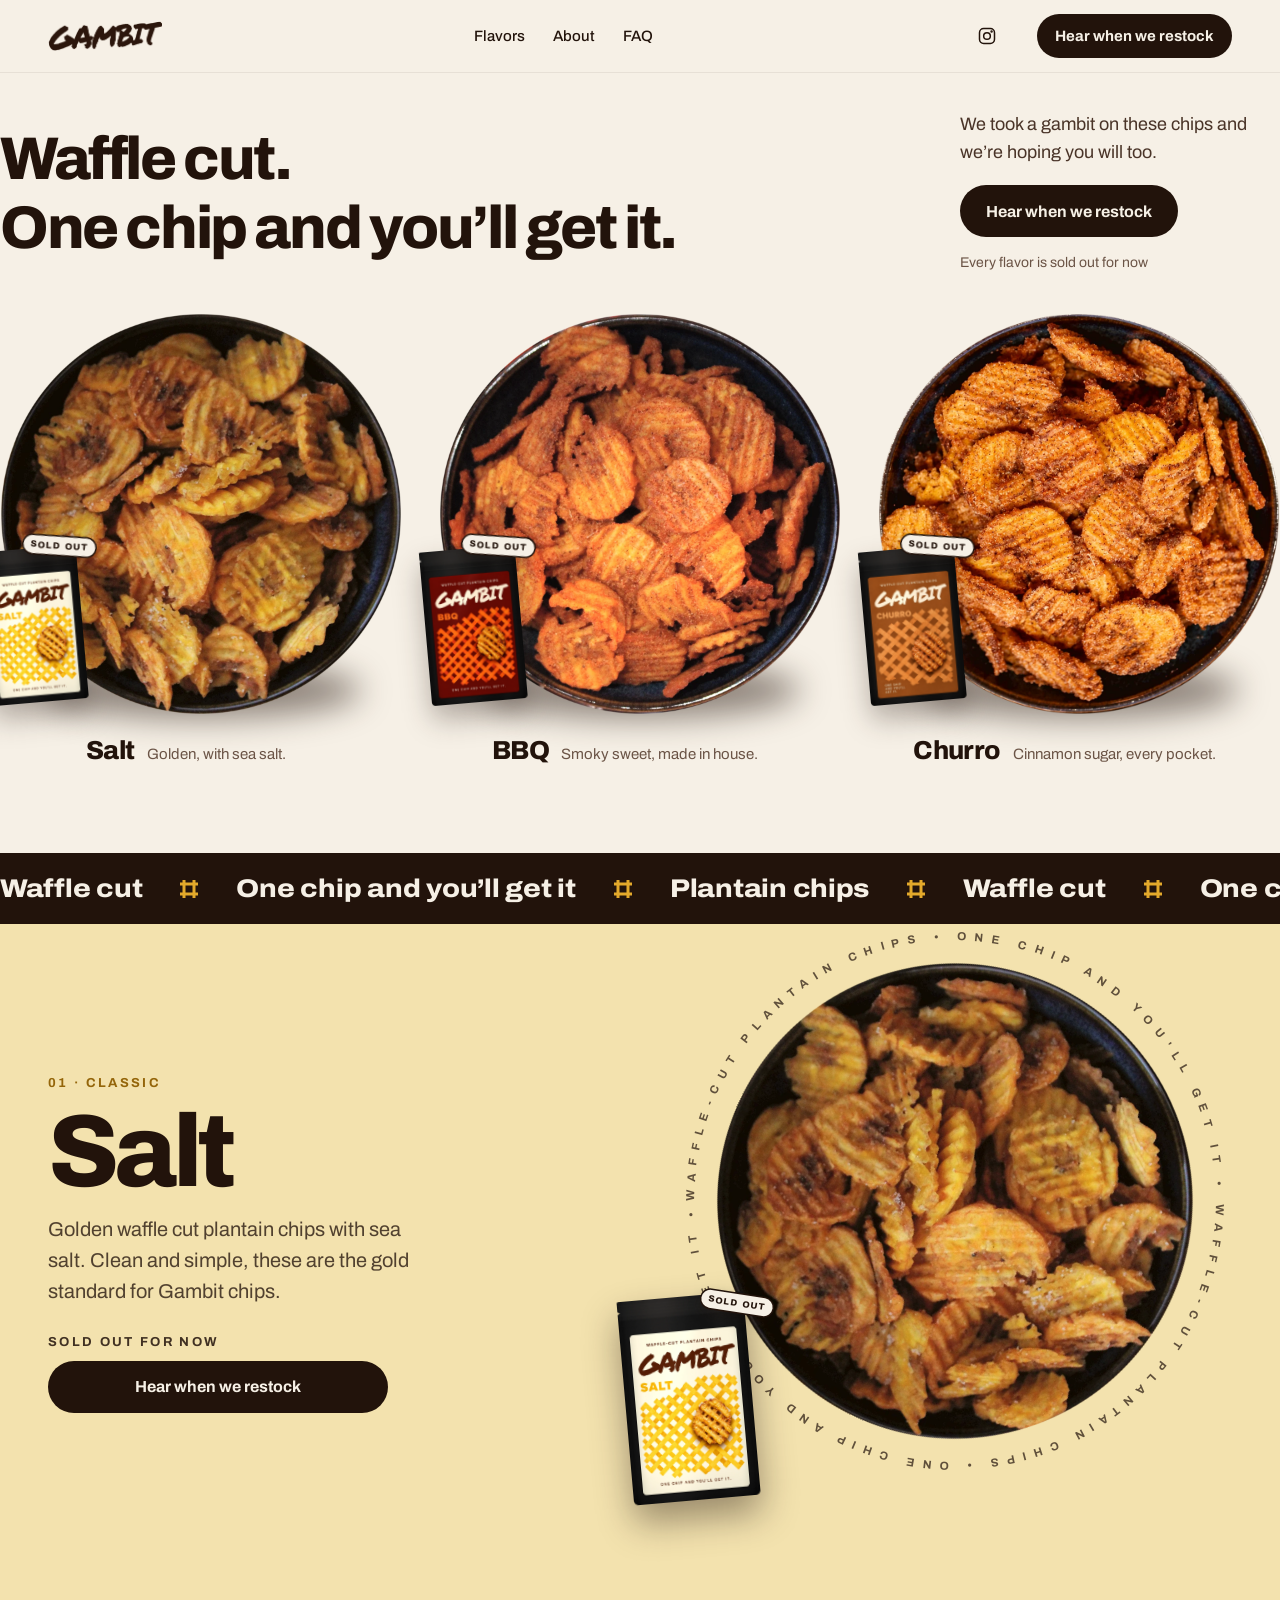
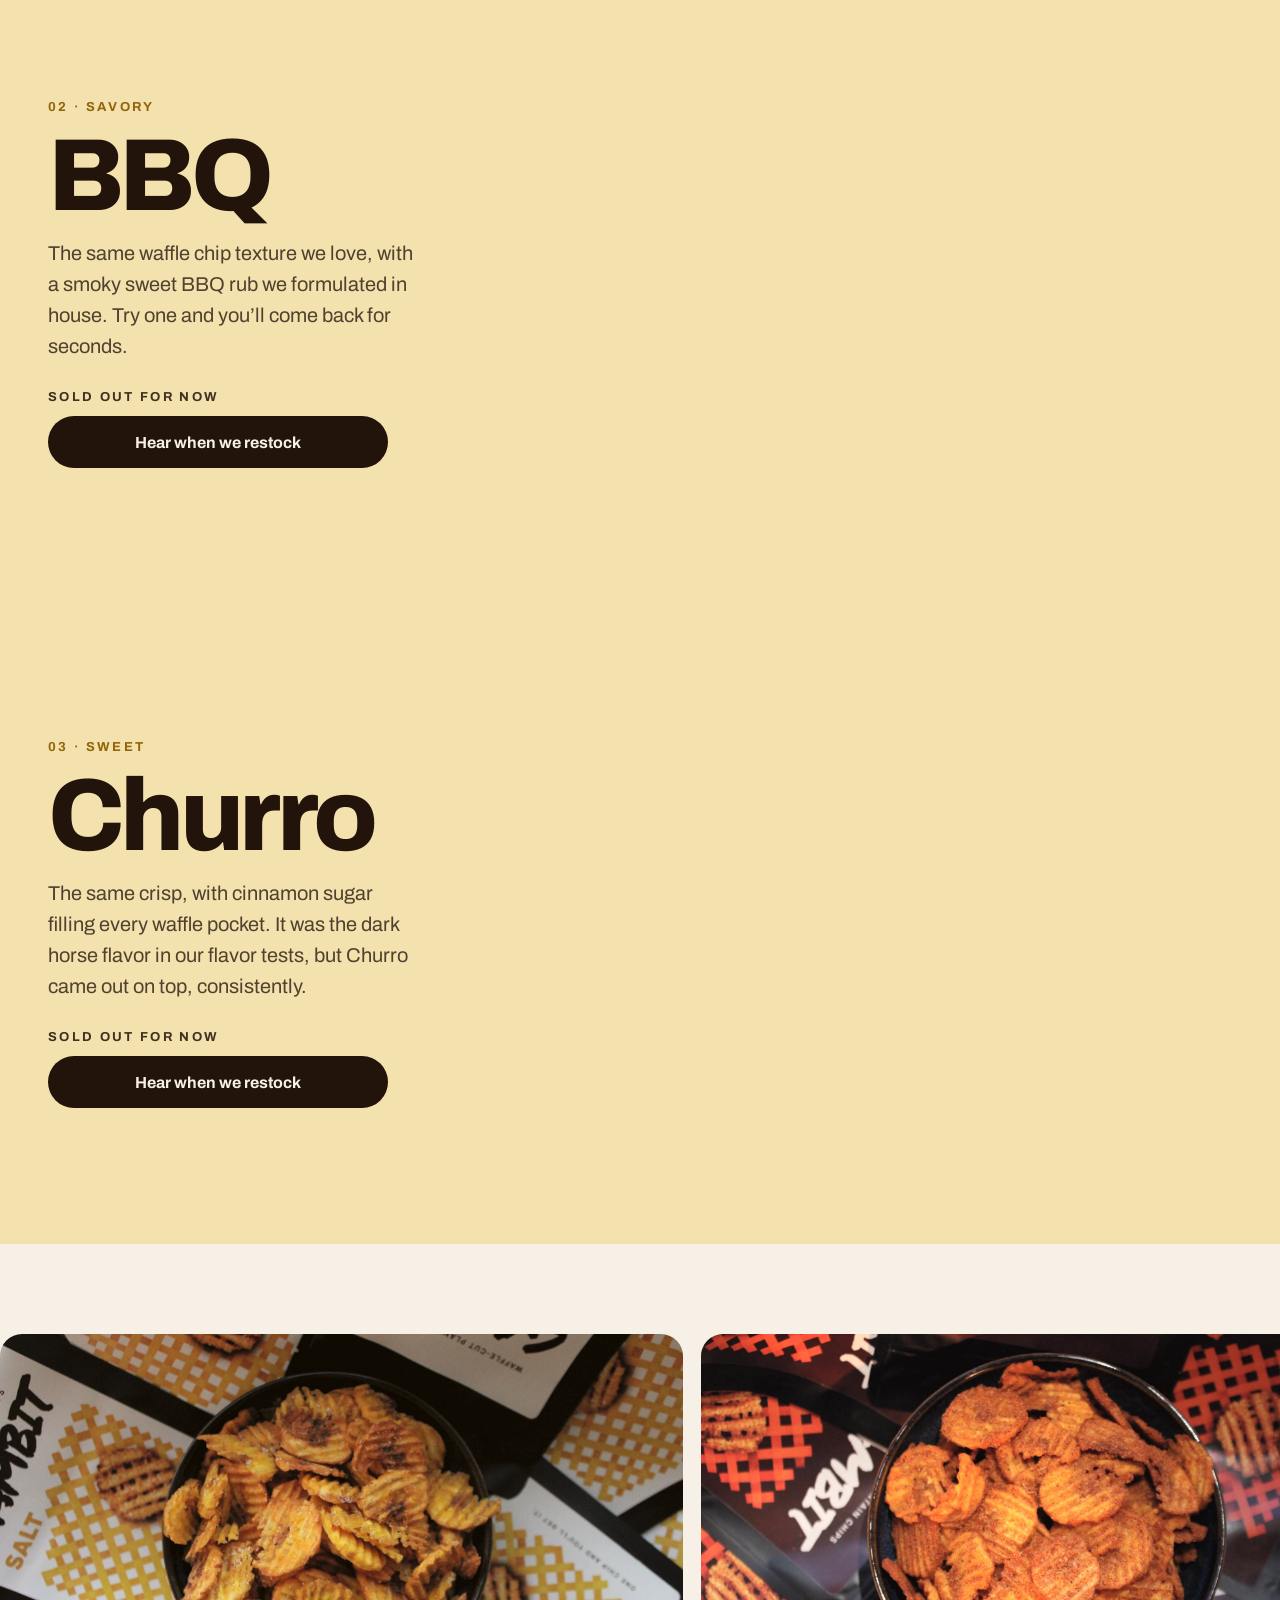
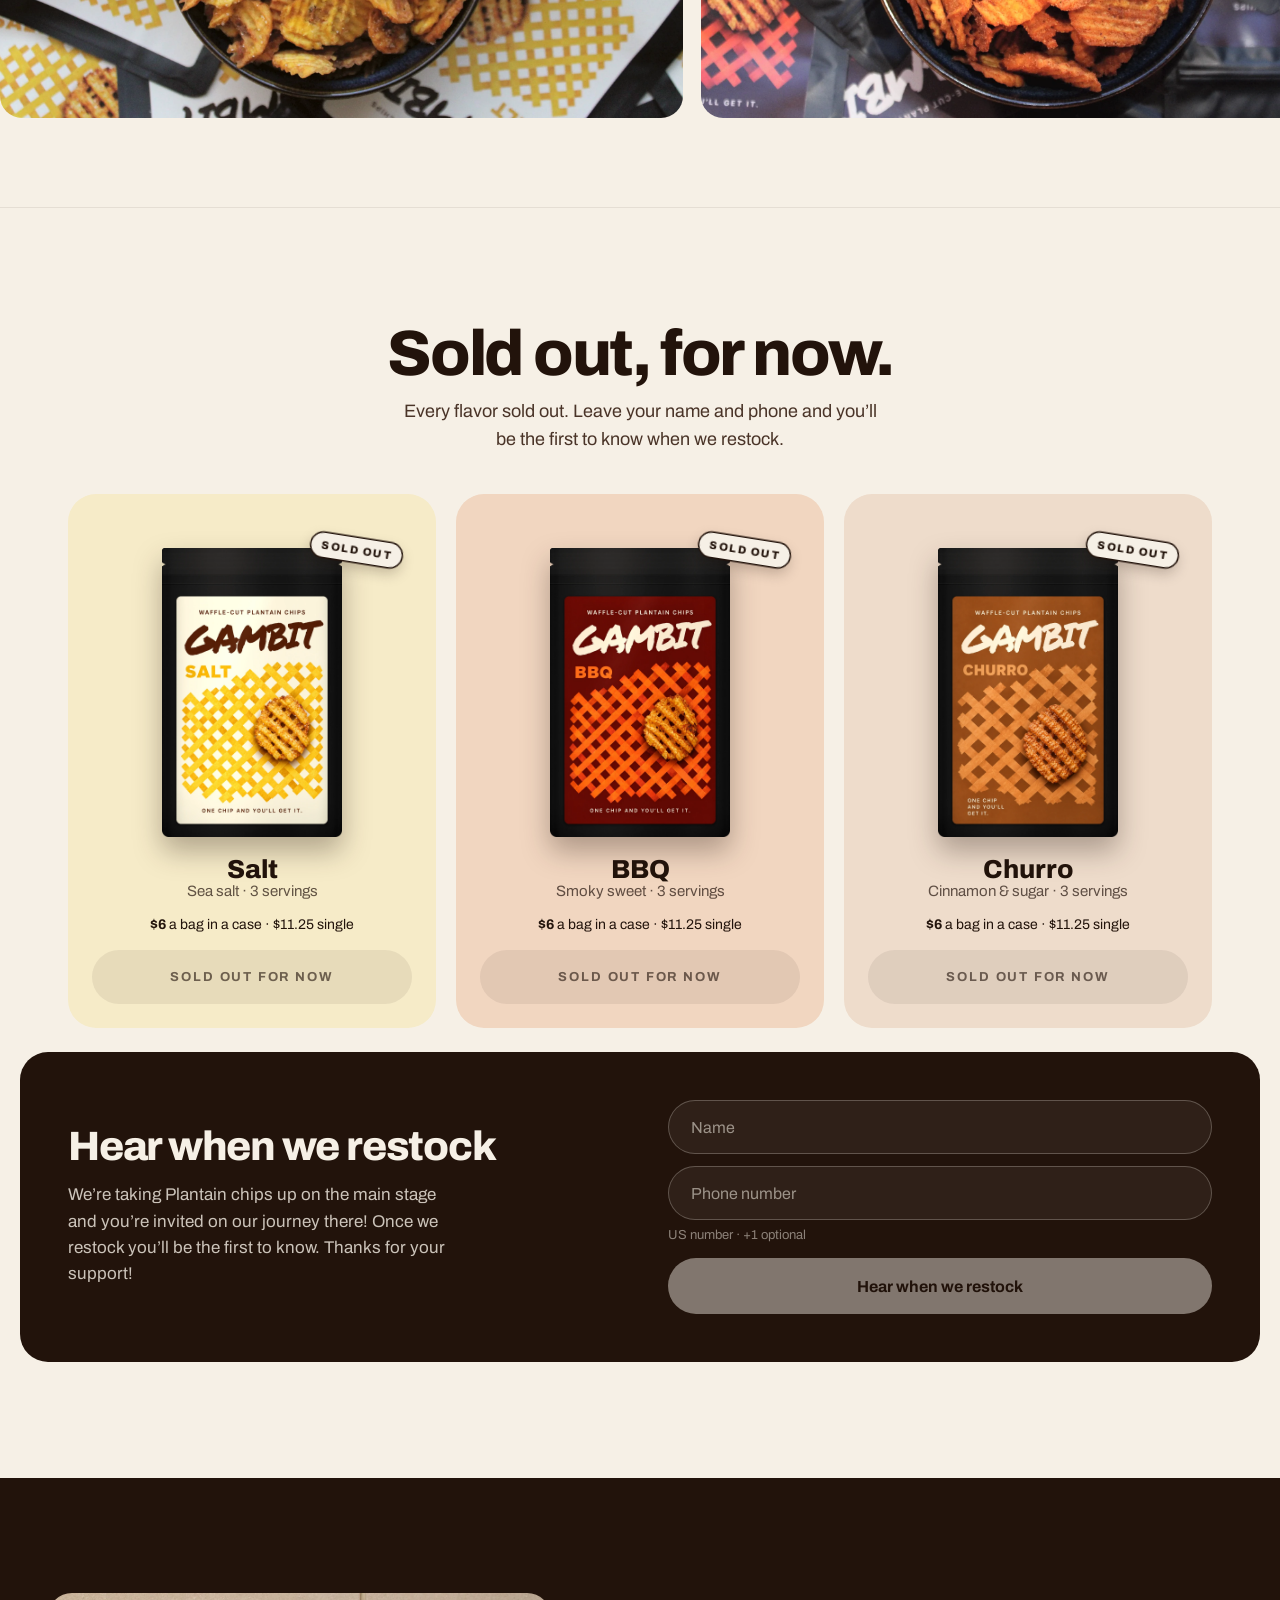
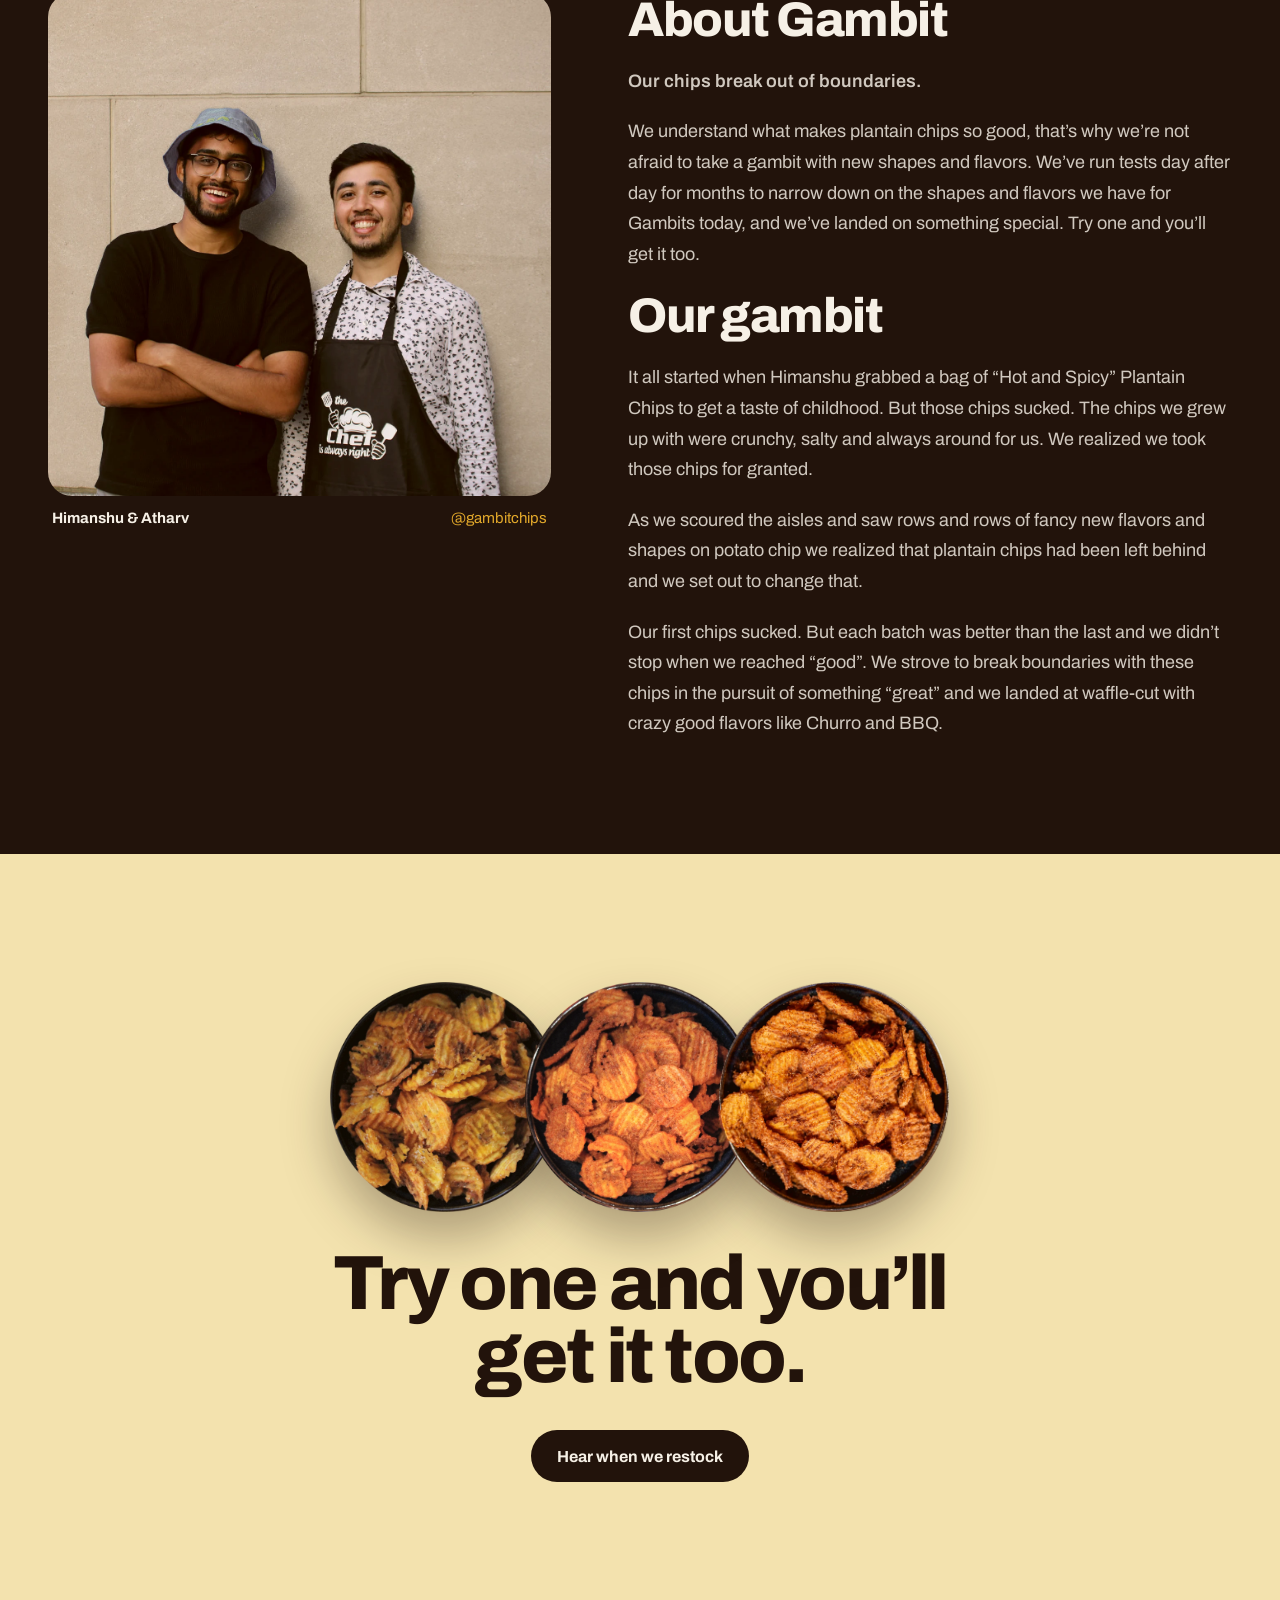
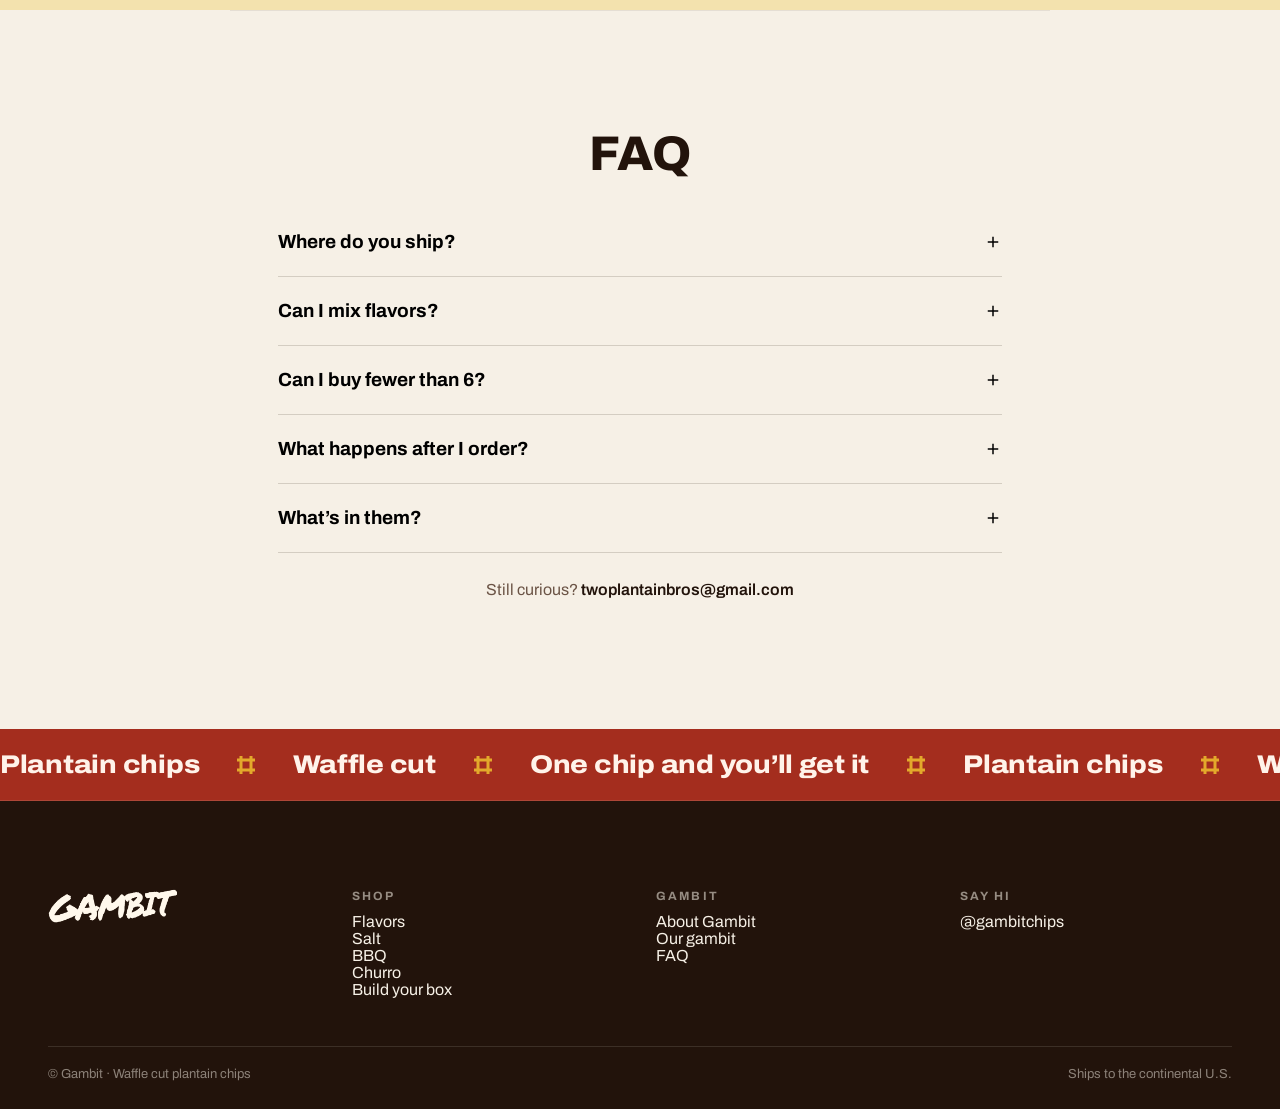
<file: index.html>
<!DOCTYPE html>
<html lang="en" class="is-sold-out">
  <head>
    <meta charset="utf-8" />
    <meta name="viewport" content="width=device-width, initial-scale=1, viewport-fit=cover" />
    <script>
      (function () {
        var instock = /instock/i.test(location.search);
        document.documentElement.classList.remove("is-sold-out", "is-in-stock");
        document.documentElement.classList.add(instock ? "is-in-stock" : "is-sold-out");
      })();
    </script>
    <title>Gambit | Waffle Cut Plantain Chips</title>
    <meta
      name="description"
      content="Gambit waffle cut plantain chips: Salt, BBQ, and Churro. Waffle cut — one chip and you'll get it."
    />
    <meta property="og:type" content="website" />
    <meta property="og:title" content="Gambit | Waffle Cut Plantain Chips" />
    <meta property="og:description" content="Waffle cut. One chip and you'll get it. Salt, BBQ, and Churro." />
    <meta property="og:image" content="https://gambitchips.com/assets/scene-salt.webp" />
    <meta property="og:url" content="https://gambitchips.com/" />
    <meta name="twitter:card" content="summary_large_image" />
    <meta name="theme-color" content="#F6F0E6" />
    <link rel="canonical" href="https://gambitchips.com/" />
    <link rel="alternate" type="text/plain" href="/llms.txt" title="LLM site summary" />
    <link rel="alternate" type="text/plain" href="/llms-full.txt" title="Extended LLM context" />
    <link rel="icon" href="assets/favicon.svg" type="image/svg+xml" />
    <link rel="preconnect" href="https://fonts.googleapis.com" />
    <link rel="preconnect" href="https://fonts.gstatic.com" crossorigin />
    <link
      href="https://fonts.googleapis.com/css2?family=Archivo:wdth,wght@62..125,400..900&display=swap"
      rel="stylesheet"
    />
    <link rel="preload" href="assets/bowl-salt.webp" as="image" />
    <link rel="preload" href="assets/bowl-bbq.webp" as="image" />
    <link rel="preload" href="assets/bowl-churro.webp" as="image" />
    <link rel="stylesheet" href="assets/gambit.css" />
    <script type="application/ld+json">
      {
        "@context": "https://schema.org",
        "@graph": [
          {
            "@type": "Organization",
            "name": "Gambit",
            "url": "https://gambitchips.com/",
            "logo": "https://gambitchips.com/assets/logo-dark.png",
            "sameAs": ["https://www.instagram.com/gambitchips/"],
            "email": "twoplantainbros@gmail.com"
          },
          {
            "@type": "FAQPage",
            "mainEntity": [
              {
                "@type": "Question",
                "name": "Where do you ship?",
                "acceptedAnswer": {
                  "@type": "Answer",
                  "text": "Continental U.S. Every order ships free."
                }
              },
              {
                "@type": "Question",
                "name": "Can I mix flavors?",
                "acceptedAnswer": {
                  "@type": "Answer",
                  "text": "Mix any flavors in your case, and add extra bags anytime."
                }
              },
              {
                "@type": "Question",
                "name": "Can I buy fewer than 6?",
                "acceptedAnswer": {
                  "@type": "Answer",
                  "text": "Not ready for a full case? Grab a bag for $11.25. Hit 6 bags and you get case pricing. Shipping is free either way."
                }
              },
              {
                "@type": "Question",
                "name": "What happens after I order?",
                "acceptedAnswer": {
                  "@type": "Answer",
                  "text": "You'll get a confirmation email shortly after checkout."
                }
              }
            ]
          }
        ]
      }
    </script>
  </head>
  <body class="gambit-page">
    <a class="g-skip" href="#top">Skip to main content</a>

    <header class="g-header">
      <nav class="g-header__nav" aria-label="Main">
        <a class="g-header__logo" href="#top" aria-label="Gambit home">
          <img src="assets/logo-dark.png" width="941" height="248" alt="Gambit" />
        </a>
        <div class="g-header__links g-header__links--desk">
          <a href="#flavors" class="g-link">Flavors</a>
          <a href="#about" class="g-link">About</a>
          <a href="#faq" class="g-link">FAQ</a>
        </div>
        <a
          class="g-header__ig"
          href="https://www.instagram.com/gambitchips/"
          aria-label="Gambit on Instagram, @gambitchips"
        >
          <svg width="20" height="20" viewBox="0 0 24 24" fill="none" stroke="currentColor" stroke-width="1.8" aria-hidden="true">
            <rect x="3" y="3" width="18" height="18" rx="5"></rect>
            <circle cx="12" cy="12" r="4"></circle>
            <circle cx="17.5" cy="6.5" r="0.6" fill="currentColor"></circle>
          </svg>
        </a>
        <a href="#box" class="g-btn g-header__pill in-stock-only" aria-label="Your box">
          <span>Box</span>
          <span class="g-header__pill-count" data-box-count>0</span>
        </a>
        <a href="#waitlist" class="g-btn g-header__waitlist sold-out-only" aria-label="Hear when we restock">
          <span class="g-header__waitlist-long">Hear when we restock</span>
          <span class="g-header__waitlist-short">Hear when we restock</span>
        </a>
      </nav>
    </header>

    <main id="top">
      <!-- Desktop hero -->
      <section class="g-hero-desk g-wrap" aria-labelledby="hero-title-d">
        <div class="g-hero-desk__top">
          <h1 id="hero-title-d">
            <span class="g-hero-desk__line"><span class="g-rise" style="animation-delay: 0.05s">Waffle cut.</span></span>
            <span class="g-hero-desk__line"
              ><span class="g-rise" style="animation-delay: 0.17s">One chip and you&rsquo;ll get it.</span></span
            >
          </h1>
          <div class="g-hero-desk__intro g-fadeup" style="animation-delay: 1.5s">
            <p>We took a gambit on these chips and we&rsquo;re hoping you will too.</p>
            <div style="display: flex; gap: 18px; align-items: center; flex-wrap: wrap">
              <a href="#box" class="g-btn in-stock-only">Build your box</a>
              <a href="#waitlist" class="g-btn sold-out-only">Hear when we restock</a>
              <span class="g-hero-desk__meta in-stock-only">Free shipping on every order</span>
              <span class="g-hero-desk__meta sold-out-only">Every flavor is sold out for now</span>
            </div>
          </div>
        </div>
        <div class="g-trio">
          <a href="#chapter-salt" class="g-bowl-btn" data-flavor="salt" aria-label="Salt: Golden, with sea salt.">
            <div class="g-bowl-stage">
              <div class="g-bowl-shadow g-shadowin" style="animation-delay: 1.15s">
                <div class="g-bowl-shadow__blur shade"></div>
              </div>
              <div class="g-roll" style="position: absolute; inset: 0; animation-delay: 0.35s">
                <div class="g-bowl-lift">
                  <div class="g-bowl-spin">
                    <img
                      class="g-bowl-img g-idle"
                      src="assets/bowl-salt.webp"
                      width="1200"
                      height="1200"
                      alt="A bowl of Gambit Salt waffle cut chips"
                    />
                  </div>
                </div>
              </div>
              <div class="g-bowl-bag g-bagin" style="animation-delay: 1.6s">
                <img src="assets/bag-salt.webp" width="800" height="1280" alt="Gambit Salt bag" />
                <span class="g-sticker sold-out-only">Sold out</span>
              </div>
            </div>
            <div class="g-bowl-cap g-fadeup" style="animation-delay: 1.3s">
              <strong>Salt</strong>
              <span>Golden, with sea salt.</span>
              <span class="g-arrow" aria-hidden="true">→</span>
            </div>
          </a>
          <a href="#chapter-bbq" class="g-bowl-btn" data-flavor="bbq" aria-label="BBQ: Smoky sweet, made in house.">
            <div class="g-bowl-stage">
              <div class="g-bowl-shadow g-shadowin" style="animation-delay: 1.31s">
                <div class="g-bowl-shadow__blur"></div>
              </div>
              <div class="g-roll" style="position: absolute; inset: 0; animation-delay: 0.51s">
                <div class="g-bowl-lift">
                  <div class="g-bowl-spin">
                    <img
                      class="g-bowl-img g-idle"
                      style="animation-delay: -37s"
                      src="assets/bowl-bbq.webp"
                      width="1200"
                      height="1200"
                      alt="A bowl of Gambit BBQ waffle cut chips"
                    />
                  </div>
                </div>
              </div>
              <div class="g-bowl-bag g-bagin" style="animation-delay: 1.76s">
                <img src="assets/bag-bbq.webp" width="800" height="1280" alt="Gambit BBQ bag" />
                <span class="g-sticker sold-out-only">Sold out</span>
              </div>
            </div>
            <div class="g-bowl-cap g-fadeup" style="animation-delay: 1.44s">
              <strong>BBQ</strong>
              <span>Smoky sweet, made in house.</span>
              <span class="g-arrow" aria-hidden="true">→</span>
            </div>
          </a>
          <a
            href="#chapter-churro"
            class="g-bowl-btn"
            data-flavor="churro"
            aria-label="Churro: Cinnamon sugar, every pocket."
          >
            <div class="g-bowl-stage">
              <div class="g-bowl-shadow g-shadowin" style="animation-delay: 1.47s">
                <div class="g-bowl-shadow__blur"></div>
              </div>
              <div class="g-roll" style="position: absolute; inset: 0; animation-delay: 0.67s">
                <div class="g-bowl-lift">
                  <div class="g-bowl-spin">
                    <img
                      class="g-bowl-img g-idle"
                      style="animation-delay: -74s"
                      src="assets/bowl-churro.webp"
                      width="960"
                      height="960"
                      alt="A bowl of Gambit Churro waffle cut chips"
                    />
                  </div>
                </div>
              </div>
              <div class="g-bowl-bag g-bagin" style="animation-delay: 1.92s">
                <img src="assets/bag-churro.webp" width="800" height="1280" alt="Gambit Churro bag" />
                <span class="g-sticker sold-out-only">Sold out</span>
              </div>
            </div>
            <div class="g-bowl-cap g-fadeup" style="animation-delay: 1.58s">
              <strong>Churro</strong>
              <span>Cinnamon sugar, every pocket.</span>
              <span class="g-arrow" aria-hidden="true">→</span>
            </div>
          </a>
        </div>
      </section>

      <!-- Mobile hero -->
      <section
        id="hero-mobile"
        class="g-hero-mob"
        style="background: #f3e2ae; color: #22130b"
        aria-labelledby="hero-title-m"
      >
        <div class="g-mob-col">
        <h1 id="hero-title-m">
          <span class="g-hero-desk__line"><span class="g-rise" style="animation-delay: 0.05s">Waffle cut.</span></span>
          <span class="g-hero-desk__line"
            ><span class="g-rise" style="animation-delay: 0.16s">One chip and</span></span
          >
          <span class="g-hero-desk__line"
            ><span class="g-rise" style="animation-delay: 0.28s">you&rsquo;ll get it.</span></span
          >
        </h1>
        <p class="g-hero-mob__intro g-fadeup" data-theme-sub style="animation-delay: 0.3s">
          We took a gambit on these chips and we&rsquo;re hoping you will too.
        </p>
        <div class="m-stage">
          <svg class="m-stage__ring g-ring" viewBox="0 0 358 358" aria-hidden="true">
            <defs>
              <path id="gmb-ring-m" d="M179,179 m-170,0 a170,170 0 1,1 340,0 a170,170 0 1,1 -340,0"></path>
            </defs>
            <text style="font-size: 9.5px; font-weight: 700; letter-spacing: 0.3em; fill: currentColor; opacity: 0.7">
              <textPath href="#gmb-ring-m" textLength="1062" lengthAdjust="spacing">
                WAFFLE-CUT PLANTAIN CHIPS • ONE CHIP AND YOU'LL GET IT • WAFFLE-CUT PLANTAIN CHIPS • ONE CHIP AND YOU'LL
                GET IT •
              </textPath>
            </text>
          </svg>
          <div class="m-stage__shadow g-shadowin" style="animation-delay: 1s"></div>
          <div class="m-stage__bowl-shell g-roll" style="animation-delay: 0.3s">
            <div class="m-stage__turn" id="mob-bowl-turn">
              <img
                class="m-stage__bowl is-active"
                data-flavor="salt"
                src="assets/bowl-salt.webp"
                alt="A bowl of Gambit Salt waffle cut chips"
              />
              <img
                class="m-stage__bowl"
                data-flavor="bbq"
                src="assets/bowl-bbq.webp"
                alt="A bowl of Gambit BBQ waffle cut chips"
              />
              <img
                class="m-stage__bowl"
                data-flavor="churro"
                src="assets/bowl-churro.webp"
                alt="A bowl of Gambit Churro waffle cut chips"
              />
            </div>
          </div>
          <div class="m-stage__bag g-bagin" style="animation-delay: 1.3s">
            <img
              class="m-stage__bag-img is-active"
              data-flavor="salt"
              src="assets/bag-salt.webp"
              alt="Gambit Salt bag"
            />
            <img class="m-stage__bag-img" data-flavor="bbq" src="assets/bag-bbq.webp" alt="Gambit BBQ bag" />
            <img class="m-stage__bag-img" data-flavor="churro" src="assets/bag-churro.webp" alt="Gambit Churro bag" />
            <span class="g-sticker g-sticker--mob sold-out-only">Sold out</span>
          </div>
        </div>
        <div
          class="g-flavor-tabs g-fadeup"
          data-theme-pill
          style="background: rgba(34, 19, 11, 0.1); animation-delay: 1.1s"
          role="group"
          aria-label="Pick a flavor"
        >
          <button type="button" data-flavor-tab data-flavor="salt" aria-pressed="true">Salt</button>
          <button type="button" data-flavor-tab data-flavor="bbq" aria-pressed="false">BBQ</button>
          <button type="button" data-flavor-tab data-flavor="churro" aria-pressed="false">Churro</button>
        </div>
        <div class="g-mob-flavor-copy g-fadeup" data-mob-flavor-panel data-flavor="salt" style="animation-delay: 1.25s">
          <div class="g-eyebrow" data-theme-accent>01 · Classic</div>
          <p data-theme-sub style="margin: 0; font-size: 16px; line-height: 1.55">
            Golden waffle cut plantain chips with sea salt. Clean and simple, these are the gold standard for Gambit
            chips.
          </p>
          <div class="sold-out-only" style="display: flex; flex-direction: column; gap: 10px; margin-top: 8px">
            <span class="g-eyebrow" style="opacity: 0.85">Sold out for now</span>
            <a href="#waitlist" class="g-btn g-btn--block">Hear when we restock</a>
          </div>
        </div>
        <div class="g-mob-flavor-copy" data-mob-flavor-panel data-flavor="bbq" hidden>
          <div class="g-eyebrow" data-theme-accent>02 · Savory</div>
          <p data-theme-sub style="margin: 0; font-size: 16px; line-height: 1.55">
            The same waffle chip texture we love, with a smoky sweet BBQ rub we formulated in house. Try one and
            you&rsquo;ll come back for seconds.
          </p>
          <div class="sold-out-only" style="display: flex; flex-direction: column; gap: 10px; margin-top: 8px">
            <span class="g-eyebrow" style="opacity: 0.85">Sold out for now</span>
            <a href="#waitlist" class="g-btn g-btn--block">Hear when we restock</a>
          </div>
        </div>
        <div class="g-mob-flavor-copy" data-mob-flavor-panel data-flavor="churro" hidden>
          <div class="g-eyebrow" data-theme-accent>03 · Sweet</div>
          <p data-theme-sub style="margin: 0; font-size: 16px; line-height: 1.55">
            The same crisp, with cinnamon sugar filling every waffle pocket. It was the dark horse flavor in our flavor
            tests, but Churro came out on top, consistently.
          </p>
          <div class="sold-out-only" style="display: flex; flex-direction: column; gap: 10px; margin-top: 8px">
            <span class="g-eyebrow" style="opacity: 0.85">Sold out for now</span>
            <a href="#waitlist" class="g-btn g-btn--block">Hear when we restock</a>
          </div>
        </div>
        </div>
      </section>

      <div class="g-band" aria-hidden="true">
        <div class="g-ticker">
          <span class="g-band__item"
            >Waffle cut<svg width="22" height="22" viewBox="0 0 22 22" aria-hidden="true"
              ><g fill="none" stroke="#E3A92B" stroke-width="3">
                <path d="M2 6h18M2 16h18M6 2v18M16 2v18"></path></g
            ></svg></span
          >
          <span class="g-band__item"
            >One chip and you&rsquo;ll get it<svg width="22" height="22" viewBox="0 0 22 22" aria-hidden="true"
              ><g fill="none" stroke="#E3A92B" stroke-width="3">
                <path d="M2 6h18M2 16h18M6 2v18M16 2v18"></path></g
            ></svg></span
          >
          <span class="g-band__item"
            >Plantain chips<svg width="22" height="22" viewBox="0 0 22 22" aria-hidden="true"
              ><g fill="none" stroke="#E3A92B" stroke-width="3">
                <path d="M2 6h18M2 16h18M6 2v18M16 2v18"></path></g
            ></svg></span
          >
          <span class="g-band__item"
            >Waffle cut<svg width="22" height="22" viewBox="0 0 22 22" aria-hidden="true"
              ><g fill="none" stroke="#E3A92B" stroke-width="3">
                <path d="M2 6h18M2 16h18M6 2v18M16 2v18"></path></g
            ></svg></span
          >
          <span class="g-band__item"
            >One chip and you&rsquo;ll get it<svg width="22" height="22" viewBox="0 0 22 22" aria-hidden="true"
              ><g fill="none" stroke="#E3A92B" stroke-width="3">
                <path d="M2 6h18M2 16h18M6 2v18M16 2v18"></path></g
            ></svg></span
          >
          <span class="g-band__item"
            >Plantain chips<svg width="22" height="22" viewBox="0 0 22 22" aria-hidden="true"
              ><g fill="none" stroke="#E3A92B" stroke-width="3">
                <path d="M2 6h18M2 16h18M6 2v18M16 2v18"></path></g
            ></svg></span
          >
          <span class="g-band__item"
            >Waffle cut<svg width="22" height="22" viewBox="0 0 22 22" aria-hidden="true"
              ><g fill="none" stroke="#E3A92B" stroke-width="3">
                <path d="M2 6h18M2 16h18M6 2v18M6 2v18"></path></g
            ></svg></span
          >
          <span class="g-band__item"
            >One chip and you&rsquo;ll get it<svg width="22" height="22" viewBox="0 0 22 22" aria-hidden="true"
              ><g fill="none" stroke="#E3A92B" stroke-width="3">
                <path d="M2 6h18M2 16h18M6 2v18M16 2v18"></path></g
            ></svg></span
          >
        </div>
      </div>

      <section id="flavors" class="g-showcase" style="background: #f3e2ae; color: #22130b" aria-label="Flavors">
        <div class="g-scrolly">
          <div>
            <article class="g-chapter" data-chapter data-flavor="salt" id="chapter-salt">
              <div class="g-eyebrow" data-theme-accent>01 · Classic</div>
              <h2>Salt</h2>
              <p data-theme-sub>
                Golden waffle cut plantain chips with sea salt. Clean and simple, these are the gold standard for Gambit
                chips.
              </p>
              <div class="in-stock-only" style="max-width: 340px; padding-top: 10px">
                <button type="button" class="g-btn" style="width: 100%" data-cart-add data-flavor="salt">
                  Add Salt to box
                </button>
              </div>
              <div class="sold-out-only" style="max-width: 340px; padding-top: 10px; display: flex; flex-direction: column; gap: 12px">
                <span class="g-eyebrow" style="opacity: 0.85">Sold out for now</span>
                <a href="#waitlist" class="g-btn" style="width: 100%; text-align: center">Hear when we restock</a>
              </div>
            </article>
            <article class="g-chapter" data-chapter data-flavor="bbq" id="chapter-bbq">
              <div class="g-eyebrow" data-theme-accent>02 · Savory</div>
              <h2>BBQ</h2>
              <p data-theme-sub>
                The same waffle chip texture we love, with a smoky sweet BBQ rub we formulated in house. Try one and
                you&rsquo;ll come back for seconds.
              </p>
              <div class="sold-out-only" style="max-width: 340px; padding-top: 10px; display: flex; flex-direction: column; gap: 12px">
                <span class="g-eyebrow" style="opacity: 0.85">Sold out for now</span>
                <a href="#waitlist" class="g-btn" style="width: 100%; text-align: center">Hear when we restock</a>
              </div>
            </article>
            <article class="g-chapter" data-chapter data-flavor="churro" id="chapter-churro">
              <div class="g-eyebrow" data-theme-accent>03 · Sweet</div>
              <h2>Churro</h2>
              <p data-theme-sub>
                The same crisp, with cinnamon sugar filling every waffle pocket. It was the dark horse flavor in our
                flavor tests, but Churro came out on top, consistently.
              </p>
              <div class="sold-out-only" style="max-width: 340px; padding-top: 10px; display: flex; flex-direction: column; gap: 12px">
                <span class="g-eyebrow" style="opacity: 0.85">Sold out for now</span>
                <a href="#waitlist" class="g-btn" style="width: 100%; text-align: center">Hear when we restock</a>
              </div>
            </article>
          </div>
          <div class="g-stage-col">
            <div class="g-stage">
              <svg class="g-ring" viewBox="0 0 620 620" aria-hidden="true" style="position: absolute; inset: 0; width: 100%; height: 100%">
                <defs>
                  <path id="gmb-ring" d="M310,310 m-292,0 a292,292 0 1,1 584,0 a292,292 0 1,1 -584,0"></path>
                </defs>
                <text style="font-size: 13px; font-weight: 700; letter-spacing: 0.32em; fill: currentColor; opacity: 0.7">
                  <textPath href="#gmb-ring" textLength="1825" lengthAdjust="spacing">
                    WAFFLE-CUT PLANTAIN CHIPS • ONE CHIP AND YOU'LL GET IT • WAFFLE-CUT PLANTAIN CHIPS • ONE CHIP AND
                    YOU'LL GET IT •
                  </textPath>
                </text>
              </svg>
              <div class="g-stage__spin" id="showcase-spin">
                <img
                  class="g-stage__bowl is-active"
                  data-flavor="salt"
                  src="assets/bowl-salt.webp"
                  alt="A bowl of Gambit Salt waffle cut chips"
                />
                <img
                  class="g-stage__bowl"
                  data-flavor="bbq"
                  src="assets/bowl-bbq.webp"
                  alt="A bowl of Gambit BBQ waffle cut chips"
                />
                <img
                  class="g-stage__bowl"
                  data-flavor="churro"
                  src="assets/bowl-churro.webp"
                  alt="A bowl of Gambit Churro waffle cut chips"
                />
              </div>
              <div class="g-stage__bag-pocket">
                <img
                  class="g-stage__bag is-active"
                  data-flavor="salt"
                  src="assets/bag-salt.webp"
                  alt="Gambit Salt bag"
                />
                <img class="g-stage__bag" data-flavor="bbq" src="assets/bag-bbq.webp" alt="Gambit BBQ bag" />
                <img class="g-stage__bag" data-flavor="churro" src="assets/bag-churro.webp" alt="Gambit Churro bag" />
              </div>
              <span class="g-sticker g-sticker--showcase sold-out-only">Sold out</span>
              <nav class="g-stage-dots" aria-label="Flavor sections">
                <button type="button" class="g-dot" data-flavor-dot="salt" aria-label="Salt" aria-current="true"></button>
                <button type="button" class="g-dot" data-flavor-dot="bbq" aria-label="BBQ" aria-current="false"></button>
                <button type="button" class="g-dot" data-flavor-dot="churro" aria-label="Churro" aria-current="false"></button>
              </nav>
            </div>
          </div>
        </div>
      </section>

      <section class="g-photos" aria-label="Gambit bags and bowls">
        <div class="g-drift g-photos__track">
          <img src="assets/scene-salt.webp" alt="Gambit Salt bowl on bags" loading="lazy" width="2000" height="1122" />
          <img src="assets/scene-bbq.webp" alt="Gambit BBQ bowl on bags" loading="lazy" width="2000" height="1122" />
          <img src="assets/scene-churro.webp" alt="Gambit Churro bowl on bags" loading="lazy" width="1448" height="1086" />
          <img src="assets/scene-salt.webp" alt="" loading="lazy" width="2000" height="1122" />
          <img src="assets/scene-bbq.webp" alt="" loading="lazy" width="2000" height="1122" />
          <img src="assets/scene-churro.webp" alt="" loading="lazy" width="1448" height="1086" />
        </div>
      </section>

      <section id="box" class="g-box">
        <div class="g-box__head g-wrap">
          <h2 class="in-stock-only">Build your box</h2>
          <h2 class="sold-out-only">Sold out, for now.</h2>
          <p class="in-stock-only">
            Mix any flavors in a case of 6 for $6 a bag, or grab single bags for $11.25. Shipping is free on every order.
          </p>
          <p class="sold-out-only">
            Every flavor sold out. Leave your name and phone and you&rsquo;ll be the first to know when we restock.
          </p>
        </div>

        <div class="g-flavor-cards">
          <article class="g-flavor-card g-flavor-card--salt">
            <div class="g-flavor-card__bag">
              <img src="assets/bag-salt.webp" alt="Gambit Salt bag" loading="lazy" />
                <span class="g-sticker g-sticker--card sold-out-only">Sold out</span>
            </div>
            <div style="text-align: center">
              <h3 style="margin: 0; font-size: 26px; font-weight: 800">Salt</h3>
              <div style="font-size: 15px; color: rgba(34, 19, 11, 0.7)">Sea salt · 3 servings</div>
            </div>
            <p style="margin: 0; font-size: 14px"><strong>$6</strong> a bag in a case · $11.25 single</p>
            <div class="in-stock-only" style="width: 100%">
              <button type="button" class="g-btn" style="width: 100%" data-cart-add data-flavor="salt">Add Salt</button>
            </div>
            <div class="sold-out-only g-sold-label">Sold out for now</div>
          </article>
          <article class="g-flavor-card g-flavor-card--bbq">
            <div class="g-flavor-card__bag">
              <img src="assets/bag-bbq.webp" alt="Gambit BBQ bag" loading="lazy" />
                <span class="g-sticker g-sticker--card sold-out-only">Sold out</span>
            </div>
            <div style="text-align: center">
              <h3 style="margin: 0; font-size: 26px; font-weight: 800">BBQ</h3>
              <div style="font-size: 15px; color: rgba(34, 19, 11, 0.7)">Smoky sweet · 3 servings</div>
            </div>
            <p style="margin: 0; font-size: 14px"><strong>$6</strong> a bag in a case · $11.25 single</p>
            <div class="sold-out-only g-sold-label">Sold out for now</div>
          </article>
          <article class="g-flavor-card g-flavor-card--churro">
            <div class="g-flavor-card__bag">
              <img src="assets/bag-churro.webp" alt="Gambit Churro bag" loading="lazy" />
                <span class="g-sticker g-sticker--card sold-out-only">Sold out</span>
            </div>
            <div style="text-align: center">
              <h3 style="margin: 0; font-size: 26px; font-weight: 800">Churro</h3>
              <div style="font-size: 15px; color: rgba(34, 19, 11, 0.7)">Cinnamon &amp; sugar · 3 servings</div>
            </div>
            <p style="margin: 0; font-size: 14px"><strong>$6</strong> a bag in a case · $11.25 single</p>
            <div class="sold-out-only g-sold-label">Sold out for now</div>
          </article>
        </div>

        <div class="g-checkout-grid in-stock-only">
          <div class="g-case">
            <div style="display: flex; justify-content: space-between; align-items: baseline">
              <h3 style="margin: 0; font-size: 22px; font-weight: 800">Your case</h3>
              <span style="font-size: 14px; color: rgba(34, 19, 11, 0.65)"
                ><span id="case-count">0</span> of 6 · <span id="case-note">case pricing at 6</span></span
              >
            </div>
            <div
              role="img"
              aria-label="0 of 6 bags in your case"
              style="display: grid; grid-template-columns: repeat(6, 1fr); gap: 10px"
              id="case-slots"
            >
              <div data-case-slot><img src="assets/bag-salt.webp" alt="" style="width: 100%; opacity: 0" /></div>
              <div data-case-slot><img src="assets/bag-salt.webp" alt="" style="width: 100%; opacity: 0" /></div>
              <div data-case-slot><img src="assets/bag-salt.webp" alt="" style="width: 100%; opacity: 0" /></div>
              <div data-case-slot><img src="assets/bag-salt.webp" alt="" style="width: 100%; opacity: 0" /></div>
              <div data-case-slot><img src="assets/bag-salt.webp" alt="" style="width: 100%; opacity: 0" /></div>
              <div data-case-slot><img src="assets/bag-salt.webp" alt="" style="width: 100%; opacity: 0" /></div>
            </div>
            <div
              role="progressbar"
              aria-label="Bags toward case pricing"
              aria-valuemin="0"
              aria-valuemax="6"
              aria-valuenow="0"
              style="height: 6px; border-radius: 999px; background: rgba(34, 19, 11, 0.1); overflow: hidden"
            >
              <div id="case-progress" style="height: 100%; width: 0; background: #22130b; transition: width 0.5s"></div>
            </div>
            <p id="cart-status" style="margin: 0; font-size: 15px">Pick any 6 for case pricing, or 1–5 single bags. Shipping is always free.</p>
            <button type="button" class="g-btn" id="fill-mix" hidden style="align-self: flex-start; background: transparent; color: #22130b; box-shadow: inset 0 0 0 1.5px #22130b">
              Fill the rest with a mix
            </button>
          </div>
          <div class="g-summary">
            <h3 style="margin: 0; font-size: 22px; font-weight: 800">Order summary</h3>
            <div id="summary-lines"></div>
            <div style="display: flex; justify-content: space-between; padding: 10px 0; font-size: 15px; border-bottom: 1px solid rgba(34, 19, 11, 0.08)">
              <span>Shipping</span><span style="font-weight: 600">Free</span>
            </div>
            <div style="display: flex; justify-content: space-between; align-items: baseline; padding-top: 12px">
              <span style="font-size: 16px; font-weight: 700">Total</span>
              <span style="display: flex; align-items: baseline; gap: 10px">
                <s id="summary-strike" hidden style="font-size: 15px; color: rgba(34, 19, 11, 0.45)"></s>
                <span id="summary-total" style="font-size: 32px; font-weight: 800">$0</span>
              </span>
            </div>
            <form id="checkout-form" class="g-ship-fields">
              <label class="full">Full name <input type="text" id="field-name" autocomplete="name" required /></label>
              <label>Email <input type="email" id="field-email" autocomplete="email" required /></label>
              <label>Phone <input type="tel" id="field-phone" autocomplete="tel" /></label>
              <label class="full">Street <input type="text" id="field-street" autocomplete="address-line1" required /></label>
              <label class="full">Apt / unit <input type="text" id="field-street2" autocomplete="address-line2" /></label>
              <label>City <input type="text" id="field-city" autocomplete="address-level2" required /></label>
              <label>State <input type="text" id="field-state" autocomplete="address-level1" required /></label>
              <label>ZIP <input type="text" id="field-zip" autocomplete="postal-code" required inputmode="numeric" /></label>
              <label class="full">Notes <textarea id="field-notes" rows="2"></textarea></label>
              <button type="submit" class="g-btn" id="checkout-submit" style="width: 100%; grid-column: 1 / -1" disabled>
                Add a bag to start
              </button>
              <p id="checkout-error" hidden style="grid-column: 1 / -1; color: #a42d1e; margin: 0; font-size: 14px"></p>
            </form>
          </div>
        </div>

        <div id="waitlist" class="g-waitlist sold-out-only" data-waitlist-panel>
          <div style="display: flex; flex-direction: column; gap: 14px">
            <h3>Hear when we restock</h3>
            <p class="g-waitlist__lede">
              We&rsquo;re taking Plantain chips up on the main stage and you&rsquo;re invited on our journey there! Once
              we restock you&rsquo;ll be the first to know. Thanks for your support!
            </p>
          </div>
          <div class="g-waitlist__form-col">
            <div data-waitlist-form-wrap>
              <form class="g-wl-form" data-waitlist-form novalidate>
                <input type="text" data-wl-hp name="company" tabindex="-1" autocomplete="off" aria-hidden="true" style="position: absolute; left: -9999px" />
                <label for="wl-name-d" class="visually-hidden">Name</label>
                <input id="wl-name-d" class="g-wl-input" type="text" data-wl-name autocomplete="name" placeholder="Name" required />
                <p class="g-field-error" data-wl-name-error hidden></p>
                <label for="wl-phone-d" class="visually-hidden">Phone number</label>
                <input
                  id="wl-phone-d"
                  class="g-wl-input"
                  type="tel"
                  data-wl-phone
                  inputmode="tel"
                  autocomplete="tel"
                  placeholder="Phone number"
                  aria-describedby="wl-phone-hint"
                  required
                />
                <p id="wl-phone-hint" class="g-waitlist-hint">US number · +1 optional</p>
                <p class="g-field-error" data-wl-phone-error hidden></p>
                <p class="g-field-error" data-wl-form-error hidden></p>
                <button type="submit" class="g-btn g-wl-submit" data-wl-submit disabled>
                  Hear when we restock
                </button>
              </form>
            </div>
            <div class="g-waitlist-success" data-waitlist-success hidden role="status">
              <span class="g-waitlist-success__icon" aria-hidden="true">✓</span>
              <p class="g-waitlist-success__title" data-waitlist-success-name></p>
              <p class="g-waitlist-success__body" data-waitlist-joined-msg></p>
            </div>
          </div>
        </div>
      </section>

      <section id="about" class="g-about">
        <div class="g-about__grid" id="story">
          <div class="g-about__photo">
            <figure class="g-about__photo-frame">
              <img
                src="assets/founders.webp"
                width="1450"
                height="1220"
                alt="Himanshu and Atharv, Gambit's founders"
                loading="lazy"
              />
            </figure>
            <div class="g-about__cap">
              <span style="font-weight: 700">Himanshu &amp; Atharv</span>
              <a href="https://www.instagram.com/gambitchips/" class="g-link">@gambitchips</a>
            </div>
          </div>
          <div class="g-about__copy" style="display: flex; flex-direction: column; gap: 20px">
            <h2>About Gambit</h2>
            <p class="g-about__lede">Our chips break out of boundaries.</p>
            <p>
              We understand what makes plantain chips so good, that&rsquo;s why we&rsquo;re not afraid to take a gambit
              with new shapes and flavors. We&rsquo;ve run tests day after day for months to narrow down on the shapes
              and flavors we have for Gambits today, and we&rsquo;ve landed on something special. Try one and you&rsquo;ll
              get it too.
            </p>
            <h2>Our gambit</h2>
            <p>
              It all started when Himanshu grabbed a bag of &ldquo;Hot and Spicy&rdquo; Plantain Chips to get a taste of
              childhood. But those chips sucked. The chips we grew up with were crunchy, salty and always around for us.
              We realized we took those chips for granted.
            </p>
            <p>
              As we scoured the aisles and saw rows and rows of fancy new flavors and shapes on potato chip we realized
              that plantain chips had been left behind and we set out to change that.
            </p>
            <p>
              Our first chips sucked. But each batch was better than the last and we didn&rsquo;t stop when we reached
              &ldquo;good&rdquo;. We strove to break boundaries with these chips in the pursuit of something
              &ldquo;great&rdquo; and we landed at waffle-cut with crazy good flavors like Churro and BBQ.
            </p>
          </div>
        </div>
      </section>

      <section id="closing" class="g-closing">
        <div class="g-closing__bowls" aria-hidden="true">
          <div class="g-closing-roll">
            <img class="g-idle" src="assets/bowl-salt.webp" alt="" width="250" height="250" />
          </div>
          <div class="g-closing-roll">
            <img class="g-idle" style="animation-delay: -37s" src="assets/bowl-bbq.webp" alt="" width="250" height="250" />
          </div>
          <div class="g-closing-roll">
            <img class="g-idle" style="animation-delay: -74s" src="assets/bowl-churro.webp" alt="" width="250" height="250" />
          </div>
        </div>
        <h2>Try one and you&rsquo;ll get it too.</h2>
        <a href="#box" class="g-btn in-stock-only">Build your box</a>
        <a href="#waitlist" class="g-btn sold-out-only">Hear when we restock</a>
      </section>

      <section id="faq" class="g-faq">
        <h2>FAQ</h2>
        <div class="g-faq__item">
          <h3 style="margin: 0">
            <button type="button" aria-expanded="false">
              Where do you ship?
              <svg width="18" height="18" viewBox="0 0 24 24" fill="none" stroke="currentColor" stroke-width="2" aria-hidden="true"><path d="M5 12h14"></path><path d="M12 5v14" data-faq-v></path></svg>
            </button>
          </h3>
          <p class="g-faq__answer" hidden>Continental U.S. Every order ships free.</p>
        </div>
        <div class="g-faq__item">
          <h3 style="margin: 0">
            <button type="button" aria-expanded="false">
              Can I mix flavors?
              <svg width="18" height="18" viewBox="0 0 24 24" fill="none" stroke="currentColor" stroke-width="2" aria-hidden="true"><path d="M5 12h14"></path><path d="M12 5v14" data-faq-v></path></svg>
            </button>
          </h3>
          <p class="g-faq__answer" hidden>Mix any flavors in your case, and add extra bags anytime.</p>
        </div>
        <div class="g-faq__item">
          <h3 style="margin: 0">
            <button type="button" aria-expanded="false">
              Can I buy fewer than 6?
              <svg width="18" height="18" viewBox="0 0 24 24" fill="none" stroke="currentColor" stroke-width="2" aria-hidden="true"><path d="M5 12h14"></path><path d="M12 5v14" data-faq-v></path></svg>
            </button>
          </h3>
          <p class="g-faq__answer" hidden>
            Not ready for a full case? Grab a bag for $11.25. Hit 6 bags and you get case pricing. Shipping is free
            either way.
          </p>
        </div>
        <div class="g-faq__item">
          <h3 style="margin: 0">
            <button type="button" aria-expanded="false">
              What happens after I order?
              <svg width="18" height="18" viewBox="0 0 24 24" fill="none" stroke="currentColor" stroke-width="2" aria-hidden="true"><path d="M5 12h14"></path><path d="M12 5v14" data-faq-v></path></svg>
            </button>
          </h3>
          <p class="g-faq__answer" hidden>You&rsquo;ll get a confirmation email shortly after checkout.</p>
        </div>
        <div class="g-faq__item">
          <h3 style="margin: 0">
            <button type="button" aria-expanded="false">
              What&rsquo;s in them?
              <svg width="18" height="18" viewBox="0 0 24 24" fill="none" stroke="currentColor" stroke-width="2" aria-hidden="true"><path d="M5 12h14"></path><path d="M12 5v14" data-faq-v></path></svg>
            </button>
          </h3>
          <p class="g-faq__answer" hidden><em>Founder to supply: ingredients and allergen info per flavor.</em></p>
        </div>
        <p class="g-faq__foot">
          Still curious?
          <a href="mailto:twoplantainbros@gmail.com" class="g-link" style="color: #22130b; font-weight: 600"
            >twoplantainbros@gmail.com</a
          >
        </p>
      </section>

      <div class="g-band g-band--red g-ticker--reverse" aria-hidden="true">
        <div class="g-ticker">
          <span class="g-band__item">Plantain chips<svg width="22" height="22" viewBox="0 0 22 22" aria-hidden="true"><g fill="none" stroke="#E3A92B" stroke-width="3"><path d="M2 6h18M2 16h18M6 2v18M16 2v18"></path></g></svg></span>
          <span class="g-band__item">Waffle cut<svg width="22" height="22" viewBox="0 0 22 22" aria-hidden="true"><g fill="none" stroke="#E3A92B" stroke-width="3"><path d="M2 6h18M2 16h18M6 2v18M16 2v18"></path></g></svg></span>
          <span class="g-band__item">One chip and you&rsquo;ll get it<svg width="22" height="22" viewBox="0 0 22 22" aria-hidden="true"><g fill="none" stroke="#E3A92B" stroke-width="3"><path d="M2 6h18M2 16h18M6 2v18M16 2v18"></path></g></svg></span>
          <span class="g-band__item">Plantain chips<svg width="22" height="22" viewBox="0 0 22 22" aria-hidden="true"><g fill="none" stroke="#E3A92B" stroke-width="3"><path d="M2 6h18M2 16h18M6 2v18M16 2v18"></path></g></svg></span>
          <span class="g-band__item">Waffle cut<svg width="22" height="22" viewBox="0 0 22 22" aria-hidden="true"><g fill="none" stroke="#E3A92B" stroke-width="3"><path d="M2 6h18M2 16h18M6 2v18M16 2v18"></path></g></svg></span>
          <span class="g-band__item">One chip and you&rsquo;ll get it<svg width="22" height="22" viewBox="0 0 22 22" aria-hidden="true"><g fill="none" stroke="#E3A92B" stroke-width="3"><path d="M2 6h18M2 16h18M6 2v18M16 2v18"></path></g></svg></span>
        </div>
      </div>
    </main>

    <footer class="g-footer">
      <div class="g-footer__grid">
        <div>
          <img src="assets/logo-light.png" width="941" height="248" alt="Gambit" style="height: 34px; width: auto" />
        </div>
        <div>
          <div class="g-footer__col-title">Shop</div>
          <a href="#flavors" class="g-link" style="display: block">Flavors</a>
          <a href="/flavors/salt/" class="g-link" style="display: block">Salt</a>
          <a href="/flavors/bbq/" class="g-link" style="display: block">BBQ</a>
          <a href="/flavors/churro/" class="g-link" style="display: block">Churro</a>
          <a href="#box" class="g-link" style="display: block">Build your box</a>
        </div>
        <div>
          <div class="g-footer__col-title">Gambit</div>
          <a href="#about" class="g-link" style="display: block">About Gambit</a>
          <a href="#story" class="g-link" style="display: block">Our gambit</a>
          <a href="#faq" class="g-link" style="display: block">FAQ</a>
        </div>
        <div>
          <div class="g-footer__col-title">Say hi</div>
          <a href="https://www.instagram.com/gambitchips/" class="g-link" style="display: block">@gambitchips</a>
        </div>
      </div>
      <div class="g-footer__legal">
        <span>&copy; Gambit · Waffle cut plantain chips</span>
        <span>Ships to the continental U.S.</span>
      </div>
    </footer>

    <script src="assets/gambit.js"></script>
    <script src="assets/gambit-waitlist.js"></script>
    <script src="assets/gambit-cart.js"></script>
  </body>
</html>
</file>
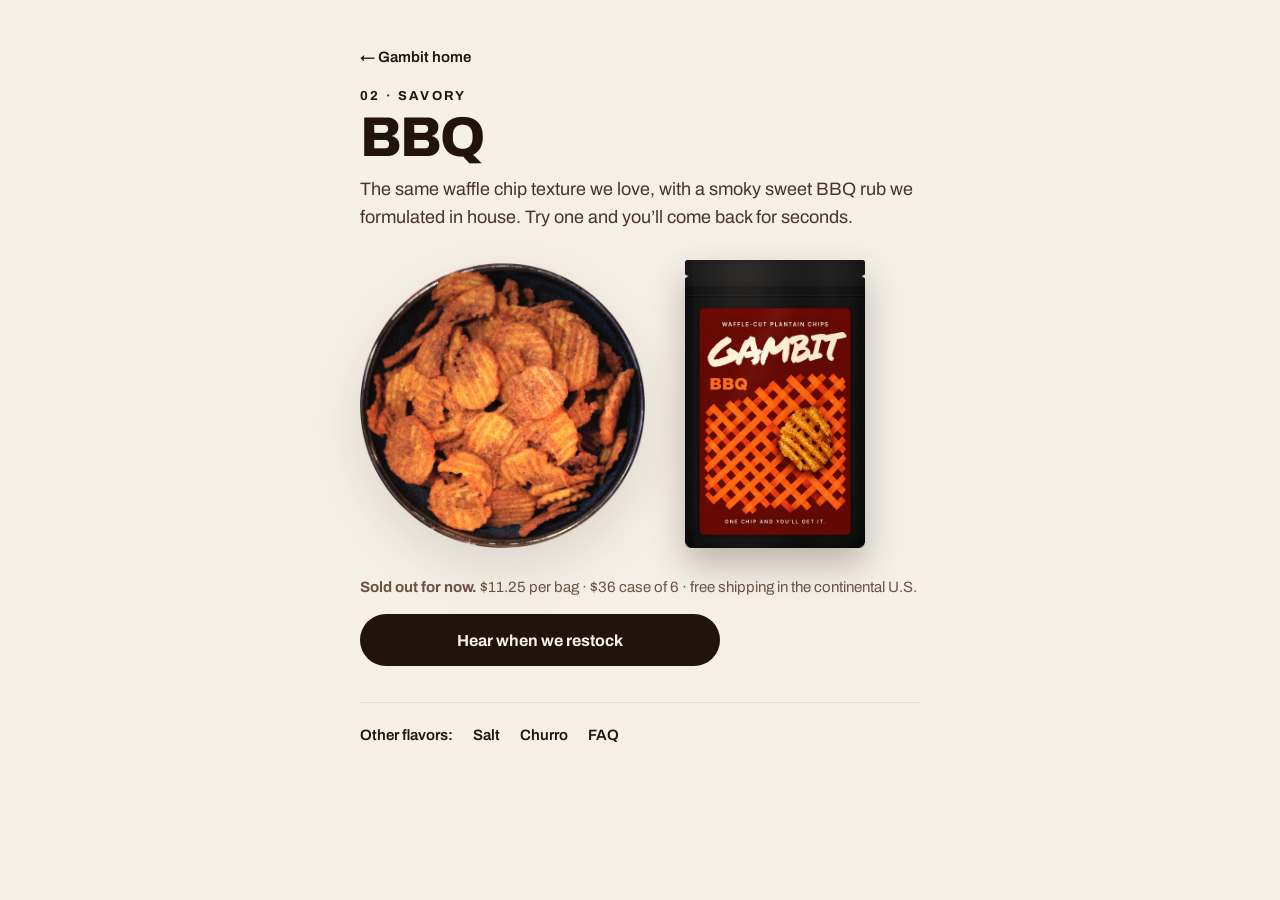
<file: flavors/bbq/index.html>
<!DOCTYPE html>
<html lang="en" class="is-sold-out">
  <head>
    <meta charset="utf-8" />
    <meta name="viewport" content="width=device-width, initial-scale=1" />
    <script>
      (function () {
        var instock = /instock/i.test(location.search);
        document.documentElement.classList.remove("is-sold-out", "is-in-stock");
        document.documentElement.classList.add(instock ? "is-in-stock" : "is-sold-out");
      })();
    </script>
    <title>Gambit BBQ | Waffle Cut Plantain Chips</title>
    <meta
      name="description"
      content="Gambit BBQ waffle-cut plantain chips with a smoky-sweet in-house rub. Currently sold out — join the waitlist."
    />
    <link rel="canonical" href="https://gambitchips.com/flavors/bbq/" />
    <meta property="og:type" content="product" />
    <meta property="og:title" content="Gambit BBQ | Waffle Cut Plantain Chips" />
    <meta property="og:description" content="Smoky sweet BBQ waffle-cut plantain chips." />
    <meta property="og:image" content="https://gambitchips.com/assets/scene-bbq.webp" />
    <meta property="og:url" content="https://gambitchips.com/flavors/bbq/" />
    <meta name="twitter:card" content="summary_large_image" />
    <link rel="icon" href="../../assets/favicon.svg" type="image/svg+xml" />
    <link rel="preconnect" href="https://fonts.googleapis.com" />
    <link rel="preconnect" href="https://fonts.gstatic.com" crossorigin />
    <link
      href="https://fonts.googleapis.com/css2?family=Archivo:wdth,wght@62..125,400..900&display=swap"
      rel="stylesheet"
    />
    <link rel="stylesheet" href="../../assets/gambit.css" />
    <script type="application/ld+json">
      {
        "@context": "https://schema.org",
        "@graph": [
          {
            "@type": "Product",
            "name": "Gambit BBQ Waffle Cut Plantain Chips",
            "description": "Waffle-cut plantain chips with a smoky sweet BBQ rub made in house.",
            "image": ["https://gambitchips.com/assets/bag-bbq.webp", "https://gambitchips.com/assets/bowl-bbq.webp"],
            "brand": { "@type": "Brand", "name": "Gambit" },
            "url": "https://gambitchips.com/flavors/bbq/",
            "offers": {
              "@type": "Offer",
              "url": "https://gambitchips.com/flavors/bbq/",
              "priceCurrency": "USD",
              "price": "11.25",
              "availability": "https://schema.org/OutOfStock"
            }
          },
          {
            "@type": "BreadcrumbList",
            "itemListElement": [
              { "@type": "ListItem", "position": 1, "name": "Gambit", "item": "https://gambitchips.com/" },
              { "@type": "ListItem", "position": 2, "name": "BBQ", "item": "https://gambitchips.com/flavors/bbq/" }
            ]
          }
        ]
      }
    </script>
  </head>
  <body class="gambit-page">
    <main class="g-flavor-page">
      <a class="g-link g-flavor-page__back" href="/">← Gambit home</a>
      <div class="g-eyebrow">02 · Savory</div>
      <h1>BBQ</h1>
      <p class="g-flavor-page__lede">
        The same waffle chip texture we love, with a smoky sweet BBQ rub we formulated in house. Try one and
        you&rsquo;ll come back for seconds.
      </p>
      <div class="g-flavor-page__visual">
        <img
          class="g-flavor-page__bowl"
          src="../../assets/bowl-bbq.webp"
          width="1200"
          height="1200"
          alt="Bowl of Gambit BBQ waffle-cut chips"
        />
        <img
          class="g-flavor-page__bag"
          src="../../assets/bag-bbq.webp"
          width="800"
          height="1280"
          alt="Gambit BBQ bag"
        />
      </div>
      <p class="g-flavor-page__meta sold-out-only">
        <strong>Sold out for now.</strong> $11.25 per bag · $36 case of 6 · free shipping in the continental U.S.
      </p>
      <div class="g-flavor-page__cta sold-out-only">
        <a href="/#waitlist" class="g-btn g-btn--block">Hear when we restock</a>
      </div>
      <div class="g-flavor-page__cta in-stock-only">
        <a href="/#box" class="g-btn g-btn--block">Build your box</a>
      </div>
      <nav class="g-flavor-page__links" aria-label="Other flavors">
        <span>Other flavors:</span>
        <a href="/flavors/salt/" class="g-link">Salt</a>
        <a href="/flavors/churro/" class="g-link">Churro</a>
        <a href="/#faq" class="g-link">FAQ</a>
      </nav>
    </main>
  </body>
</html>
</file>
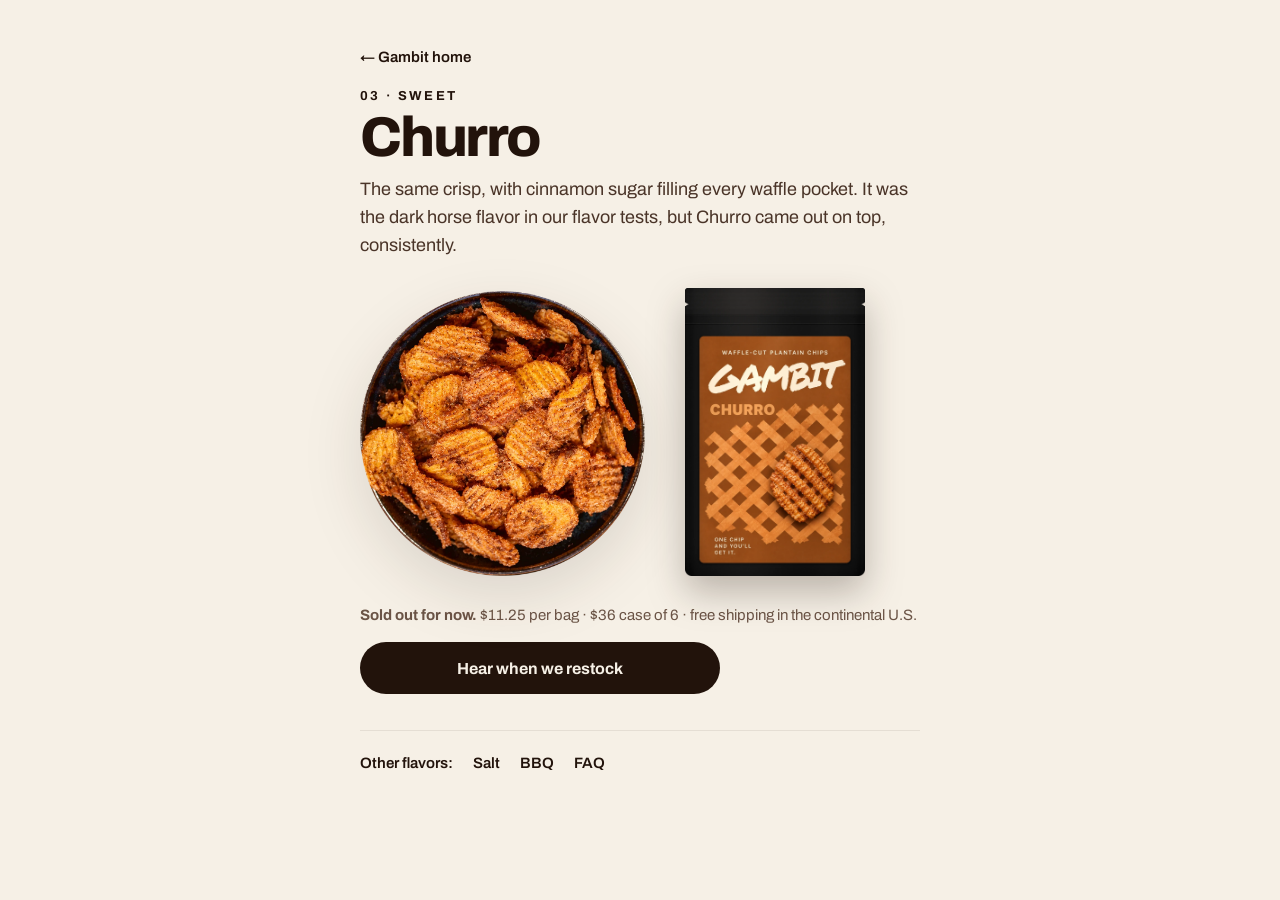
<file: flavors/churro/index.html>
<!DOCTYPE html>
<html lang="en" class="is-sold-out">
  <head>
    <meta charset="utf-8" />
    <meta name="viewport" content="width=device-width, initial-scale=1" />
    <script>
      (function () {
        var instock = /instock/i.test(location.search);
        document.documentElement.classList.remove("is-sold-out", "is-in-stock");
        document.documentElement.classList.add(instock ? "is-in-stock" : "is-sold-out");
      })();
    </script>
    <title>Gambit Churro | Waffle Cut Plantain Chips</title>
    <meta
      name="description"
      content="Gambit Churro waffle-cut plantain chips with cinnamon sugar in every pocket. Currently sold out — join the waitlist."
    />
    <link rel="canonical" href="https://gambitchips.com/flavors/churro/" />
    <meta property="og:type" content="product" />
    <meta property="og:title" content="Gambit Churro | Waffle Cut Plantain Chips" />
    <meta property="og:description" content="Cinnamon sugar waffle-cut plantain chips." />
    <meta property="og:image" content="https://gambitchips.com/assets/scene-churro.webp" />
    <meta property="og:url" content="https://gambitchips.com/flavors/churro/" />
    <meta name="twitter:card" content="summary_large_image" />
    <link rel="icon" href="../../assets/favicon.svg" type="image/svg+xml" />
    <link rel="preconnect" href="https://fonts.googleapis.com" />
    <link rel="preconnect" href="https://fonts.gstatic.com" crossorigin />
    <link
      href="https://fonts.googleapis.com/css2?family=Archivo:wdth,wght@62..125,400..900&display=swap"
      rel="stylesheet"
    />
    <link rel="stylesheet" href="../../assets/gambit.css" />
    <script type="application/ld+json">
      {
        "@context": "https://schema.org",
        "@graph": [
          {
            "@type": "Product",
            "name": "Gambit Churro Waffle Cut Plantain Chips",
            "description": "Waffle-cut plantain chips with cinnamon sugar in every pocket.",
            "image": [
              "https://gambitchips.com/assets/bag-churro.webp",
              "https://gambitchips.com/assets/bowl-churro.webp"
            ],
            "brand": { "@type": "Brand", "name": "Gambit" },
            "url": "https://gambitchips.com/flavors/churro/",
            "offers": {
              "@type": "Offer",
              "url": "https://gambitchips.com/flavors/churro/",
              "priceCurrency": "USD",
              "price": "11.25",
              "availability": "https://schema.org/OutOfStock"
            }
          },
          {
            "@type": "BreadcrumbList",
            "itemListElement": [
              { "@type": "ListItem", "position": 1, "name": "Gambit", "item": "https://gambitchips.com/" },
              { "@type": "ListItem", "position": 2, "name": "Churro", "item": "https://gambitchips.com/flavors/churro/" }
            ]
          }
        ]
      }
    </script>
  </head>
  <body class="gambit-page">
    <main class="g-flavor-page">
      <a class="g-link g-flavor-page__back" href="/">← Gambit home</a>
      <div class="g-eyebrow">03 · Sweet</div>
      <h1>Churro</h1>
      <p class="g-flavor-page__lede">
        The same crisp, with cinnamon sugar filling every waffle pocket. It was the dark horse flavor in our flavor
        tests, but Churro came out on top, consistently.
      </p>
      <div class="g-flavor-page__visual">
        <img
          class="g-flavor-page__bowl"
          src="../../assets/bowl-churro.webp"
          width="960"
          height="960"
          alt="Bowl of Gambit Churro waffle-cut chips"
        />
        <img
          class="g-flavor-page__bag"
          src="../../assets/bag-churro.webp"
          width="800"
          height="1280"
          alt="Gambit Churro bag"
        />
      </div>
      <p class="g-flavor-page__meta sold-out-only">
        <strong>Sold out for now.</strong> $11.25 per bag · $36 case of 6 · free shipping in the continental U.S.
      </p>
      <div class="g-flavor-page__cta sold-out-only">
        <a href="/#waitlist" class="g-btn g-btn--block">Hear when we restock</a>
      </div>
      <div class="g-flavor-page__cta in-stock-only">
        <a href="/#box" class="g-btn g-btn--block">Build your box</a>
      </div>
      <nav class="g-flavor-page__links" aria-label="Other flavors">
        <span>Other flavors:</span>
        <a href="/flavors/salt/" class="g-link">Salt</a>
        <a href="/flavors/bbq/" class="g-link">BBQ</a>
        <a href="/#faq" class="g-link">FAQ</a>
      </nav>
    </main>
  </body>
</html>
</file>
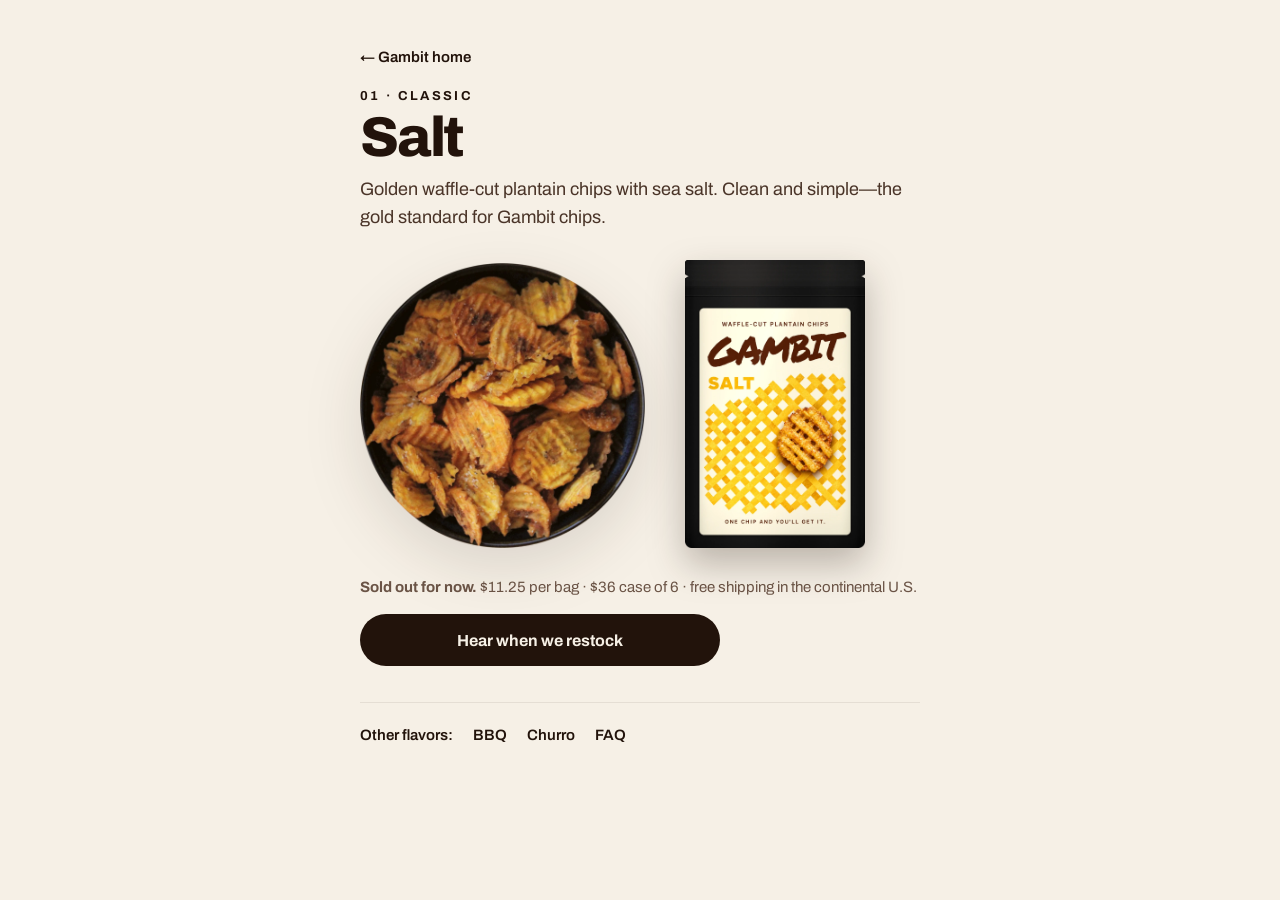
<file: flavors/salt/index.html>
<!DOCTYPE html>
<html lang="en" class="is-sold-out">
  <head>
    <meta charset="utf-8" />
    <meta name="viewport" content="width=device-width, initial-scale=1" />
    <script>
      (function () {
        var instock = /instock/i.test(location.search);
        document.documentElement.classList.remove("is-sold-out", "is-in-stock");
        document.documentElement.classList.add(instock ? "is-in-stock" : "is-sold-out");
      })();
    </script>
    <title>Gambit Salt | Waffle Cut Plantain Chips</title>
    <meta
      name="description"
      content="Gambit Salt waffle-cut plantain chips with sea salt. Golden, clean, and crisp. Currently sold out — join the waitlist."
    />
    <link rel="canonical" href="https://gambitchips.com/flavors/salt/" />
    <meta property="og:type" content="product" />
    <meta property="og:title" content="Gambit Salt | Waffle Cut Plantain Chips" />
    <meta property="og:description" content="Golden waffle-cut plantain chips with sea salt." />
    <meta property="og:image" content="https://gambitchips.com/assets/scene-salt.webp" />
    <meta property="og:url" content="https://gambitchips.com/flavors/salt/" />
    <meta name="twitter:card" content="summary_large_image" />
    <link rel="icon" href="../../assets/favicon.svg" type="image/svg+xml" />
    <link rel="preconnect" href="https://fonts.googleapis.com" />
    <link rel="preconnect" href="https://fonts.gstatic.com" crossorigin />
    <link
      href="https://fonts.googleapis.com/css2?family=Archivo:wdth,wght@62..125,400..900&display=swap"
      rel="stylesheet"
    />
    <link rel="stylesheet" href="../../assets/gambit.css" />
    <script type="application/ld+json">
      {
        "@context": "https://schema.org",
        "@graph": [
          {
            "@type": "Product",
            "name": "Gambit Salt Waffle Cut Plantain Chips",
            "description": "Golden waffle-cut plantain chips with sea salt.",
            "image": ["https://gambitchips.com/assets/bag-salt.webp", "https://gambitchips.com/assets/bowl-salt.webp"],
            "brand": { "@type": "Brand", "name": "Gambit" },
            "url": "https://gambitchips.com/flavors/salt/",
            "offers": {
              "@type": "Offer",
              "url": "https://gambitchips.com/flavors/salt/",
              "priceCurrency": "USD",
              "price": "11.25",
              "availability": "https://schema.org/OutOfStock",
              "shippingDetails": {
                "@type": "OfferShippingDetails",
                "shippingRate": { "@type": "MonetaryAmount", "value": "0", "currency": "USD" }
              }
            }
          },
          {
            "@type": "BreadcrumbList",
            "itemListElement": [
              { "@type": "ListItem", "position": 1, "name": "Gambit", "item": "https://gambitchips.com/" },
              { "@type": "ListItem", "position": 2, "name": "Salt", "item": "https://gambitchips.com/flavors/salt/" }
            ]
          }
        ]
      }
    </script>
  </head>
  <body class="gambit-page">
    <main class="g-flavor-page">
      <a class="g-link g-flavor-page__back" href="/">← Gambit home</a>
      <div class="g-eyebrow">01 · Classic</div>
      <h1>Salt</h1>
      <p class="g-flavor-page__lede">
        Golden waffle-cut plantain chips with sea salt. Clean and simple—the gold standard for Gambit chips.
      </p>
      <div class="g-flavor-page__visual">
        <img
          class="g-flavor-page__bowl"
          src="../../assets/bowl-salt.webp"
          width="1200"
          height="1200"
          alt="Bowl of Gambit Salt waffle-cut chips"
        />
        <img
          class="g-flavor-page__bag"
          src="../../assets/bag-salt.webp"
          width="800"
          height="1280"
          alt="Gambit Salt bag"
        />
      </div>
      <p class="g-flavor-page__meta sold-out-only">
        <strong>Sold out for now.</strong> $11.25 per bag · $36 case of 6 · free shipping in the continental U.S.
      </p>
      <div class="g-flavor-page__cta sold-out-only">
        <a href="/#waitlist" class="g-btn g-btn--block">Hear when we restock</a>
      </div>
      <div class="g-flavor-page__cta in-stock-only">
        <a href="/#box" class="g-btn g-btn--block">Build your box</a>
      </div>
      <nav class="g-flavor-page__links" aria-label="Other flavors">
        <span>Other flavors:</span>
        <a href="/flavors/bbq/" class="g-link">BBQ</a>
        <a href="/flavors/churro/" class="g-link">Churro</a>
        <a href="/#faq" class="g-link">FAQ</a>
      </nav>
    </main>
  </body>
</html>
</file>
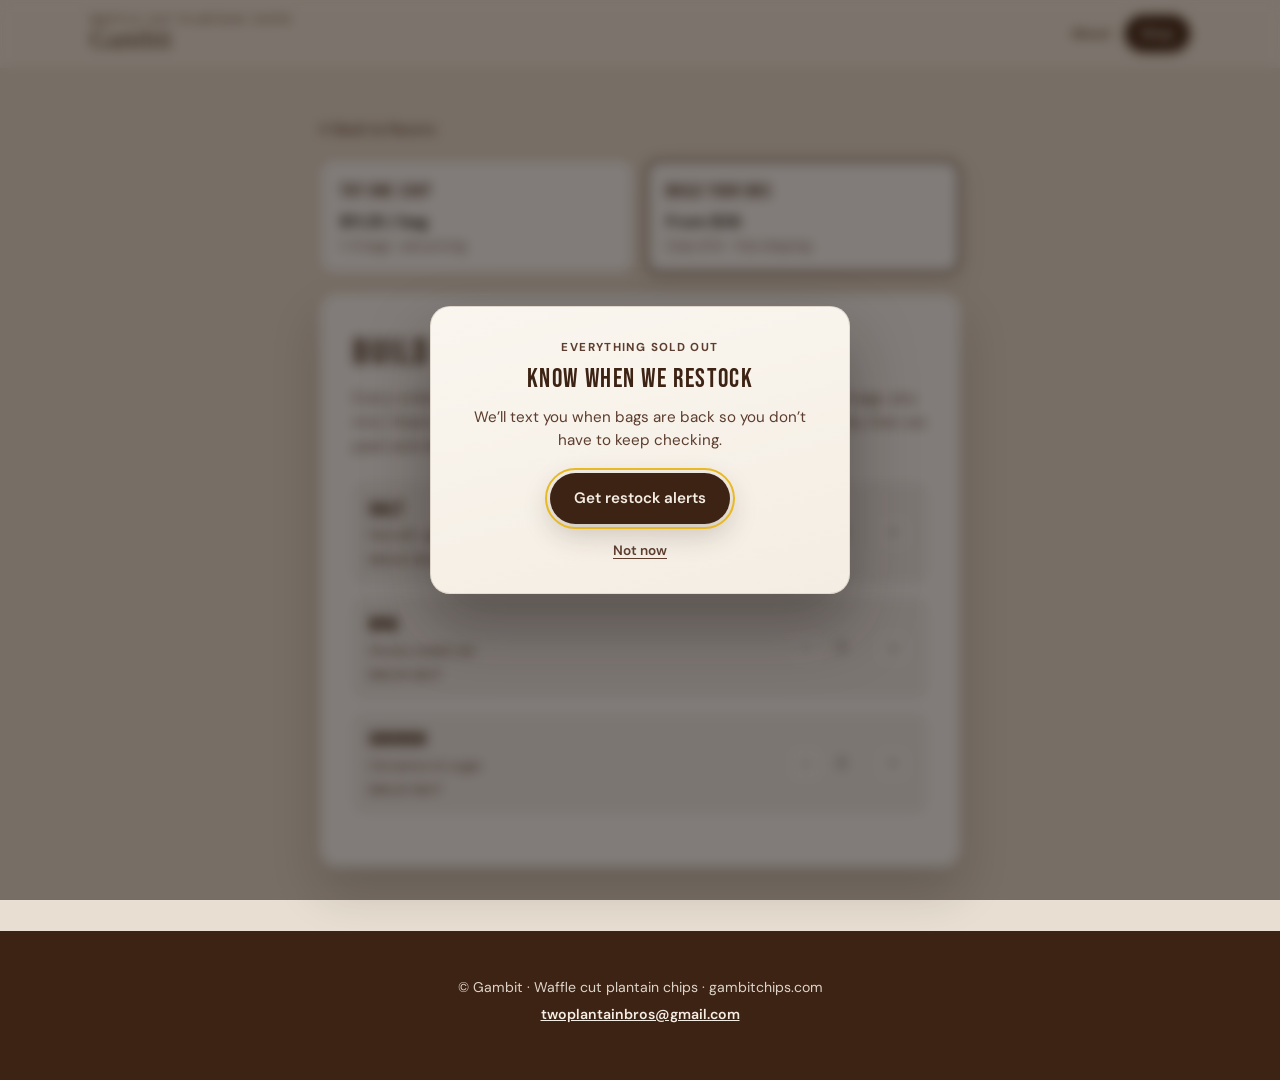
<file: build.html>
<!DOCTYPE html>
<html lang="en">
  <head>
    <meta charset="utf-8" />
    <meta name="viewport" content="width=device-width, initial-scale=1" />
    <title>Build your box | Gambit</title>
    <meta
      name="description"
      content="Build your Gambit case: 6+ bags, mix Salt, BBQ, and Churro. From $36 with free shipping."
    />
    <meta name="robots" content="noindex, nofollow" />
    <link rel="canonical" href="https://gambitchips.com/build.html" />
    <link rel="icon" href="assets/favicon.svg" type="image/svg+xml" />
    <link rel="apple-touch-icon" href="assets/favicon.svg" />
    <link rel="preconnect" href="https://fonts.googleapis.com" />
    <link rel="preconnect" href="https://fonts.gstatic.com" crossorigin />
    <link
      href="https://fonts.googleapis.com/css2?family=Bebas+Neue&family=DM+Sans:ital,opsz,wght@0,9..40,400;0,9..40,500;0,9..40,600;0,9..40,700;1,9..40,400&family=Permanent+Marker&display=swap"
      rel="stylesheet"
    />
    <link rel="stylesheet" href="assets/site.css" />
  </head>
  <body>
    <header class="site-header">
      <div class="header-inner">
        <a class="brand-lockup" href="index.html">
          <span>Waffle cut plantain chips</span>
          <span class="gambit">Gambit</span>
        </a>
        <nav class="header-nav" aria-label="Primary">
          <a href="index.html#about">About</a>
          <a class="header-cta" href="build.html" aria-current="page">Shop</a>
        </nav>
      </div>
    </header>

    <main class="build-page" id="top" data-waitlist-checkout>
      <div class="build-page-inner">
        <a class="build-back" href="index.html#shop">&larr; Back to flavors</a>

        <nav class="purchase-tier" aria-label="How to buy">
          <a class="purchase-tier-card" href="buy.html">
            <span class="tier-label">Try one chip</span>
            <span class="tier-price">$11.25 / bag</span>
            <span class="tier-note">1–5 bags · solo pricing</span>
          </a>
          <a class="purchase-tier-card is-active" href="build.html" aria-current="page">
            <span class="tier-label">Build your box</span>
            <span class="tier-price">From $36</span>
            <span class="tier-note">Case of 6+ · free shipping</span>
          </a>
        </nav>

        <div class="order-panel" id="order">
          <h1 class="build-title">Build your box</h1>
          <p class="order-intro">
            Every order is a <strong>case of 6 or more</strong> with free shipping (from
            <strong>$36</strong> for 6 bags, any mix). Stack extra bags on the same case if you
            want more. Pay securely, then we pack and ship.
          </p>

          <div class="qty-rows" aria-label="Bag quantities">
            <div class="qty-row qty-row--sold-out">
              <div>
                <strong>Salt</strong>
                <span class="flavor-hint">Sea salt · golden crisp</span>
                <span class="stock-pill stock-pill--sold-out">Sold out</span>
              </div>
              <div class="qty-stepper" data-flavor="salt" data-sold-out="true">
                <button type="button" data-action="dec" aria-label="Decrease Salt" disabled></button>
                <input type="number" min="0" max="0" value="0" inputmode="numeric" aria-label="Salt bags" disabled />
                <button type="button" data-action="inc" aria-label="Increase Salt" disabled>+</button>
              </div>
            </div>
            <div class="qty-row qty-row--sold-out">
              <div>
                <strong>BBQ</strong>
                <span class="flavor-hint">Smoky sweet rub</span>
                <span class="stock-pill stock-pill--sold-out">Sold out</span>
              </div>
              <div class="qty-stepper" data-flavor="bbq" data-sold-out="true">
                <button type="button" data-action="dec" aria-label="Decrease BBQ" disabled></button>
                <input type="number" min="0" max="0" value="0" inputmode="numeric" aria-label="BBQ bags" disabled />
                <button type="button" data-action="inc" aria-label="Increase BBQ" disabled>+</button>
              </div>
            </div>
            <div class="qty-row qty-row--sold-out">
              <div>
                <strong>Churro</strong>
                <span class="flavor-hint">Cinnamon &amp; sugar</span>
                <span class="stock-pill stock-pill--sold-out">Sold out</span>
              </div>
              <div class="qty-stepper" data-flavor="churro" data-sold-out="true">
                <button type="button" data-action="dec" aria-label="Decrease Churro" disabled></button>
                <input type="number" min="0" max="0" value="0" inputmode="numeric" aria-label="Churro bags" disabled />
                <button type="button" data-action="inc" aria-label="Increase Churro" disabled>+</button>
              </div>
            </div>
          </div>

          <div class="order-checkout-block" data-hide-when-all-sold-out>
          <div class="order-summary" id="order-summary" aria-live="polite">
            <p class="total-line"><span id="summary-bags">0</span> bags · $<span id="summary-total">0</span></p>
            <p id="summary-case-line">Cases start at $36 (6 bags, any mix).</p>
            <p>Free shipping · continental U.S. · confirmation email shortly after checkout</p>
            <p class="warn" id="summary-warn">Add 6 bags to your case to check out.</p>
          </div>

          <form id="order-form" method="post" action="#">
            <div class="ship-fields">
              <label class="full">
                Full name
                <input type="text" name="name" id="field-name" autocomplete="name" required />
              </label>
              <label>
                Email
                <input type="email" name="email" id="field-email" autocomplete="email" required />
              </label>
              <label>
                Phone
                <input type="tel" name="phone" id="field-phone" autocomplete="tel" />
              </label>
              <label class="full">
                Street address
                <input type="text" name="street" id="field-street" autocomplete="address-line1" required />
              </label>
              <label class="full">
                Apt / unit (optional)
                <input type="text" name="street2" id="field-street2" autocomplete="address-line2" />
              </label>
              <label>
                City
                <input type="text" name="city" id="field-city" autocomplete="address-level2" required />
              </label>
              <label>
                State
                <input type="text" name="state" id="field-state" autocomplete="address-level1" required />
              </label>
              <label>
                ZIP
                <input type="text" name="zip" id="field-zip" autocomplete="postal-code" required inputmode="numeric" />
              </label>
              <label class="full">
                Notes (optional)
                <textarea name="notes" id="field-notes" rows="2"></textarea>
              </label>
            </div>
            <button type="submit" class="order-submit" id="order-submit" disabled>
              Continue to secure payment
            </button>
            <p class="order-setup-note" id="order-setup-note" hidden></p>
          </form>
          </div>
        </div>
      </div>
    </main>

    <footer>
      <p>&copy; Gambit · Waffle cut plantain chips · gambitchips.com</p>
      <p>
        <a href="mailto:twoplantainbros@gmail.com">twoplantainbros@gmail.com</a>
      </p>
    </footer>

    <script src="assets/order.js"></script>
    <script src="assets/waitlist.js"></script>
  </body>
</html>
</file>
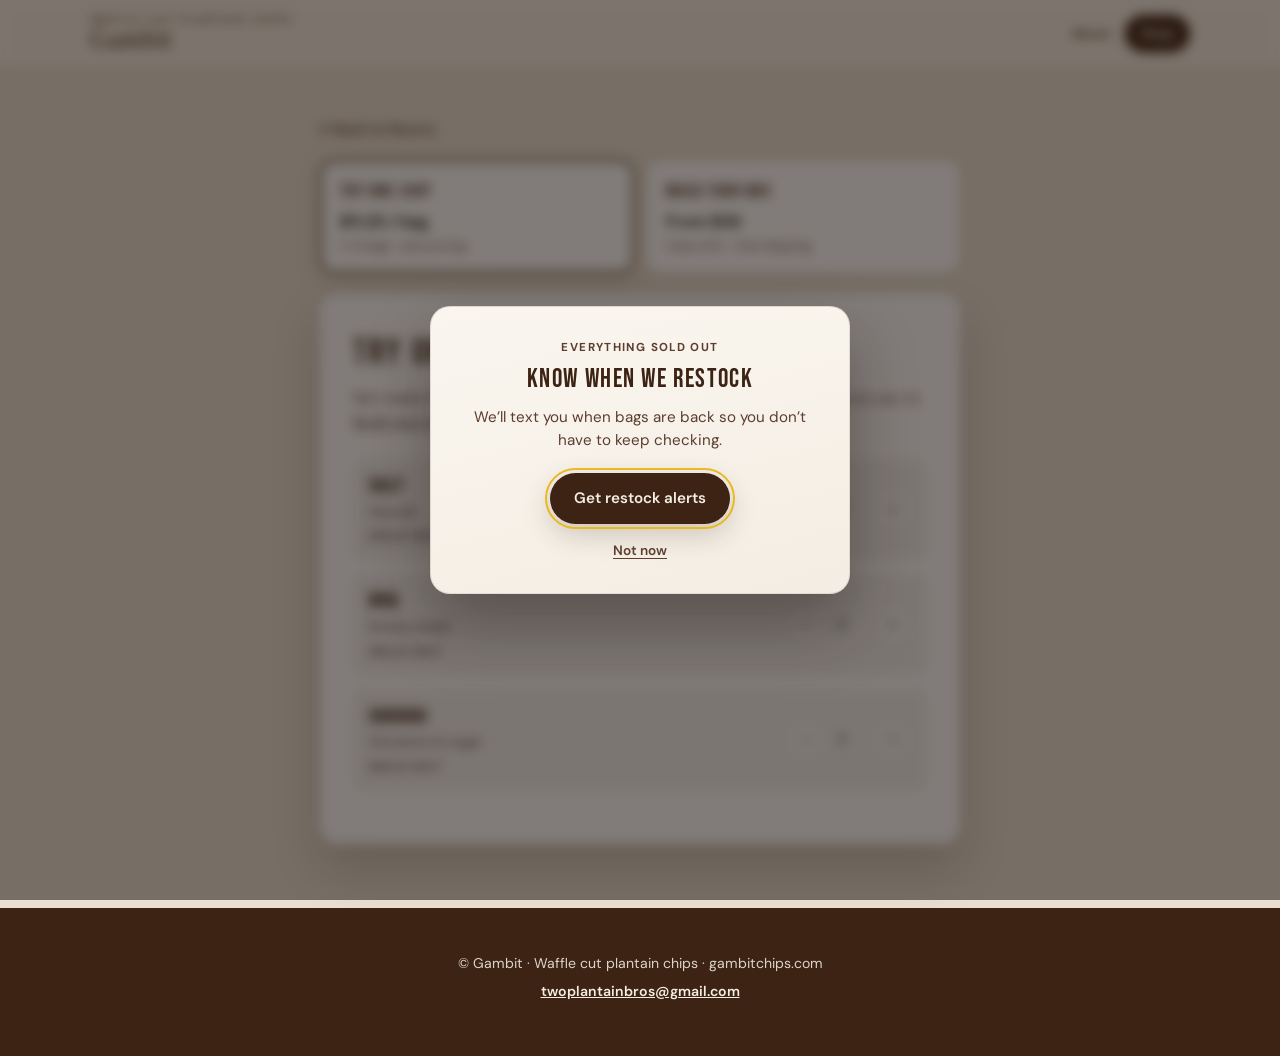
<file: buy.html>
<!DOCTYPE html>
<html lang="en">
  <head>
    <meta charset="utf-8" />
    <meta name="viewport" content="width=device-width, initial-scale=1" />
    <title>Try one chip | Gambit</title>
    <meta
      name="description"
      content="Order 1–5 Gambit bags at solo pricing ($11.25/bag). Cases of 6+ on Build your box."
    />
    <meta name="robots" content="noindex, nofollow" />
    <link rel="canonical" href="https://gambitchips.com/buy.html" />
    <link rel="icon" href="assets/favicon.svg" type="image/svg+xml" />
    <link rel="preconnect" href="https://fonts.googleapis.com" />
    <link rel="preconnect" href="https://fonts.gstatic.com" crossorigin />
    <link
      href="https://fonts.googleapis.com/css2?family=Bebas+Neue&family=DM+Sans:ital,opsz,wght@0,9..40,400;0,9..40,500;0,9..40,600;0,9..40,700;1,9..40,400&family=Permanent+Marker&display=swap"
      rel="stylesheet"
    />
    <link rel="stylesheet" href="assets/site.css" />
  </head>
  <body>
    <header class="site-header">
      <div class="header-inner">
        <a class="brand-lockup" href="index.html">
          <span>Waffle cut plantain chips</span>
          <span class="gambit">Gambit</span>
        </a>
        <nav class="header-nav" aria-label="Primary">
          <a href="index.html#about">About</a>
          <a class="header-cta" href="build.html">Shop</a>
        </nav>
      </div>
    </header>

    <main class="build-page" id="top" data-waitlist-checkout>
      <div class="build-page-inner">
        <a class="build-back" href="index.html#shop">&larr; Back to flavors</a>

        <nav class="purchase-tier" aria-label="How to buy">
          <a class="purchase-tier-card is-active" href="buy.html" aria-current="page">
            <span class="tier-label">Try one chip</span>
            <span class="tier-price">$11.25 / bag</span>
            <span class="tier-note">1–5 bags · solo pricing</span>
          </a>
          <a class="purchase-tier-card" href="build.html">
            <span class="tier-label">Build your box</span>
            <span class="tier-price">From $36</span>
            <span class="tier-note">Case of 6+ · free shipping</span>
          </a>
        </nav>

        <div class="order-panel" id="order">
          <h1 class="build-title">Try one chip</h1>
          <p class="order-intro">
            Not ready for a full case? Grab a bag for <strong>$11.25</strong>. Hit
            <strong>6 bags</strong> and we&rsquo;ll move you to
            <a href="build.html">Build your box</a> for case pricing and free shipping.
          </p>

          <div class="qty-rows" aria-label="Bag quantities">
            <div class="qty-row qty-row--sold-out">
              <div>
                <strong>Salt</strong>
                <span class="flavor-hint">Sea salt</span>
                <span class="stock-pill stock-pill--sold-out">Sold out</span>
              </div>
              <div class="qty-stepper" data-flavor="salt" data-sold-out="true">
                <button type="button" data-action="dec" aria-label="Decrease Salt" disabled></button>
                <input type="number" min="0" max="0" value="0" inputmode="numeric" aria-label="Salt bags" disabled />
                <button type="button" data-action="inc" aria-label="Increase Salt" disabled>+</button>
              </div>
            </div>
            <div class="qty-row qty-row--sold-out">
              <div>
                <strong>BBQ</strong>
                <span class="flavor-hint">Smoky sweet</span>
                <span class="stock-pill stock-pill--sold-out">Sold out</span>
              </div>
              <div class="qty-stepper" data-flavor="bbq" data-sold-out="true">
                <button type="button" data-action="dec" aria-label="Decrease BBQ" disabled></button>
                <input type="number" min="0" max="0" value="0" inputmode="numeric" aria-label="BBQ bags" disabled />
                <button type="button" data-action="inc" aria-label="Increase BBQ" disabled>+</button>
              </div>
            </div>
            <div class="qty-row qty-row--sold-out">
              <div>
                <strong>Churro</strong>
                <span class="flavor-hint">Cinnamon &amp; sugar</span>
                <span class="stock-pill stock-pill--sold-out">Sold out</span>
              </div>
              <div class="qty-stepper" data-flavor="churro" data-sold-out="true">
                <button type="button" data-action="dec" aria-label="Decrease Churro" disabled></button>
                <input type="number" min="0" max="0" value="0" inputmode="numeric" aria-label="Churro bags" disabled />
                <button type="button" data-action="inc" aria-label="Increase Churro" disabled>+</button>
              </div>
            </div>
          </div>

          <div class="order-checkout-block" data-hide-when-all-sold-out>
          <div class="order-summary" id="order-summary" aria-live="polite">
            <p class="total-line"><span id="summary-bags">0</span> bags · $<span id="summary-total">0</span></p>
            <p id="summary-case-line">Solo bags · $11.25 each · 1–5 bags before case pricing.</p>
            <p>Continental U.S. · confirmation email shortly after checkout</p>
            <p class="warn" id="summary-warn">Pick 1–5 bags to check out solo.</p>
          </div>

          <form id="order-form" method="post" action="#">
            <div class="ship-fields">
              <label class="full">
                Full name
                <input type="text" name="name" id="field-name" autocomplete="name" required />
              </label>
              <label>
                Email
                <input type="email" name="email" id="field-email" autocomplete="email" required />
              </label>
              <label>
                Phone
                <input type="tel" name="phone" id="field-phone" autocomplete="tel" />
              </label>
              <label class="full">
                Street address
                <input type="text" name="street" id="field-street" autocomplete="address-line1" required />
              </label>
              <label class="full">
                Apt / unit (optional)
                <input type="text" name="street2" id="field-street2" autocomplete="address-line2" />
              </label>
              <label>
                City
                <input type="text" name="city" id="field-city" autocomplete="address-level2" required />
              </label>
              <label>
                State
                <input type="text" name="state" id="field-state" autocomplete="address-level1" required />
              </label>
              <label>
                ZIP
                <input type="text" name="zip" id="field-zip" autocomplete="postal-code" required inputmode="numeric" />
              </label>
              <label class="full">
                Notes (optional)
                <textarea name="notes" id="field-notes" rows="2"></textarea>
              </label>
            </div>
            <button type="submit" class="order-submit" id="order-submit" disabled>
              Continue to secure payment
            </button>
            <p class="order-setup-note" id="order-setup-note" hidden></p>
          </form>
          </div>
        </div>
      </div>
    </main>

    <footer>
      <p>&copy; Gambit · Waffle cut plantain chips · gambitchips.com</p>
      <p>
        <a href="mailto:twoplantainbros@gmail.com">twoplantainbros@gmail.com</a>
      </p>
    </footer>

    <script src="assets/solo-order.js?v=7b2c433"></script>
    <script src="assets/waitlist.js"></script>
  </body>
</html>
</file>
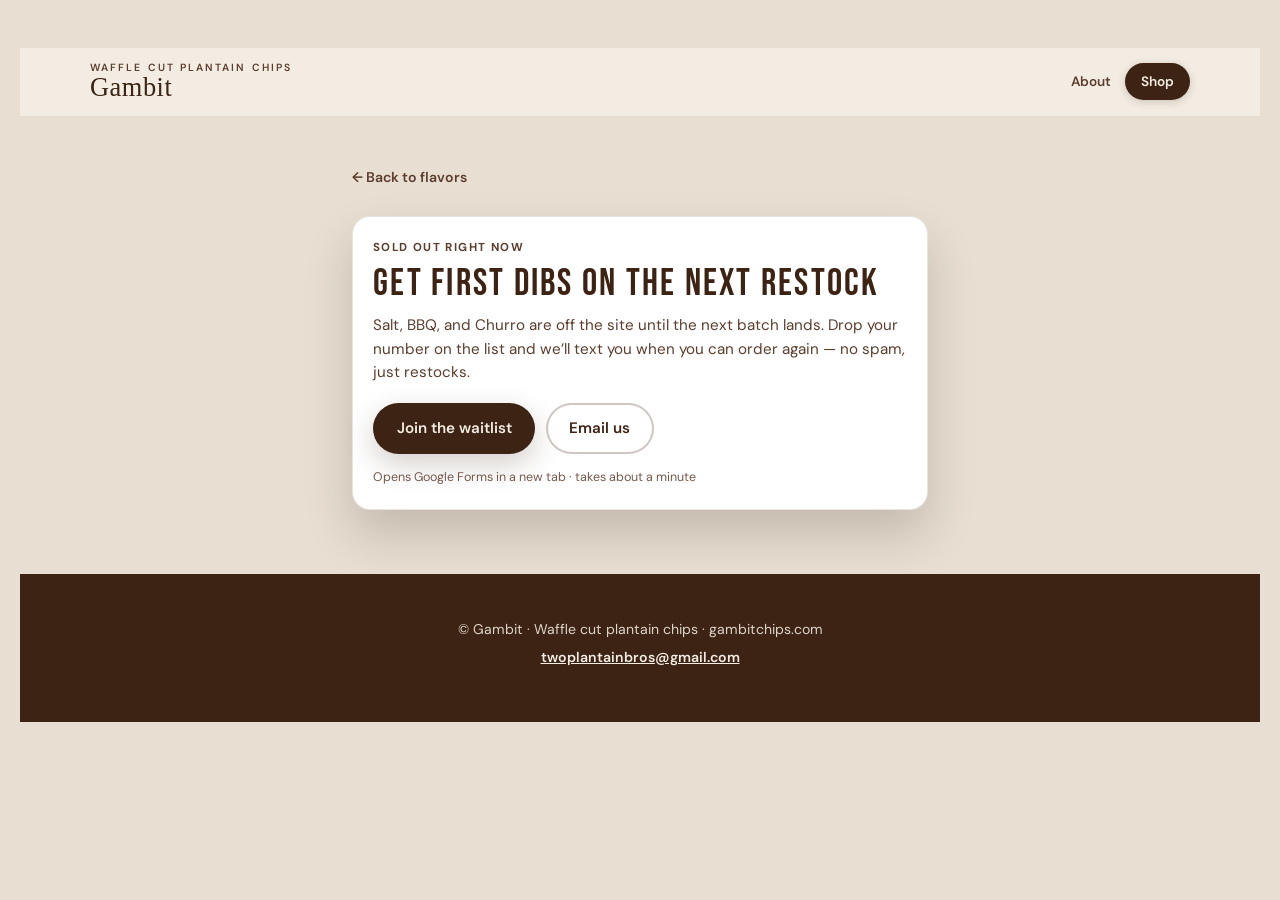
<file: waitlist.html>
<!DOCTYPE html>
<html lang="en">
  <head>
    <meta charset="utf-8" />
    <meta name="viewport" content="width=device-width, initial-scale=1" />
    <title>Restock waitlist | Gambit</title>
    <meta
      name="description"
      content="Join the Gambit waitlist — get notified when waffle cut plantain chips are back in stock."
    />
    <meta name="robots" content="noindex, nofollow" />
    <link rel="canonical" href="https://gambitchips.com/waitlist.html" />
    <link rel="icon" href="assets/favicon.svg" type="image/svg+xml" />
    <link rel="preconnect" href="https://fonts.googleapis.com" />
    <link rel="preconnect" href="https://fonts.gstatic.com" crossorigin />
    <link
      href="https://fonts.googleapis.com/css2?family=Bebas+Neue&family=DM+Sans:ital,opsz,wght@0,9..40,400;0,9..40,500;0,9..40,600;0,9..40,700;1,9..40,400&family=Permanent+Marker&display=swap"
      rel="stylesheet"
    />
    <link rel="stylesheet" href="assets/site.css" />
  </head>
  <body class="build-page" data-waitlist-page>
    <header class="site-header">
      <div class="header-inner">
        <a class="brand-lockup" href="index.html">
          <span>Waffle cut plantain chips</span>
          <span class="gambit">Gambit</span>
        </a>
        <nav class="header-nav" aria-label="Primary">
          <a href="index.html#about">About</a>
          <a class="header-cta" href="index.html#shop">Shop</a>
        </nav>
      </div>
    </header>

    <main class="build-page" id="top">
      <div class="build-page-inner build-page-inner--narrow">
        <a class="build-back" href="index.html#shop">&larr; Back to flavors</a>

        <div class="waitlist-panel waitlist-panel--hero" data-waitlist-panel>
          <p class="waitlist-eyebrow">Sold out right now</p>
          <h1 class="waitlist-title">Get first dibs on the next restock</h1>
          <p class="waitlist-copy">
            Salt, BBQ, and Churro are off the site until the next batch lands. Drop your number on
            the list and we&rsquo;ll text you when you can order again — no spam, just restocks.
          </p>
          <div class="waitlist-actions">
            <a
              class="btn btn-primary waitlist-cta"
              data-waitlist-link
              href="https://forms.gle/Fcv5u5New5oidTjJ7"
              target="_blank"
              rel="noopener noreferrer"
              >Join the waitlist</a
            >
            <a class="btn btn-ghost" href="mailto:twoplantainbros@gmail.com">Email us</a>
          </div>
          <p class="waitlist-fine">Opens Google Forms in a new tab · takes about a minute</p>
        </div>
      </div>
    </main>

    <footer>
      <p>&copy; Gambit · Waffle cut plantain chips · gambitchips.com</p>
      <p>
        <a href="mailto:twoplantainbros@gmail.com">twoplantainbros@gmail.com</a>
      </p>
    </footer>

    <script src="assets/waitlist.js"></script>
  </body>
</html>
</file>
<file: assets/gambit.css>
:root {
  --cream: #f6f0e6;
  --ink: #22130b;
  --sand: #efe6d6;
  --stepper: #eae0cf;
  --paper: #fffcf6;
  --text-2: #4a3428;
  --text-3: #6b5446;
  --gold: #e3a92b;
  --butter: #f3e2ae;
  --red-band: #a42d1e;
  --bp: 768px;
  --mob-inset: max(16px, calc((100% - 560px) / 2));
}

*,
*::before,
*::after {
  box-sizing: border-box;
}

html {
  scroll-behavior: smooth;
  overflow-x: clip;
}

body.gambit-page {
  margin: 0;
  font-family: "Archivo", system-ui, sans-serif;
  background: var(--cream);
  color: var(--ink);
  -webkit-font-smoothing: antialiased;
  overflow-x: clip;
  min-width: 0;
}

main {
  min-width: 0;
}

.g-btn--block {
  width: 100%;
  text-align: center;
}

a {
  color: inherit;
}

.g-link {
  text-decoration: none;
  background-image: linear-gradient(currentColor, currentColor);
  background-size: 0 1.5px;
  background-repeat: no-repeat;
  background-position: 0 100%;
  transition: background-size 0.3s ease;
}

.g-link:hover {
  background-size: 100% 1.5px;
}

.g-btn {
  display: inline-flex;
  align-items: center;
  justify-content: center;
  gap: 10px;
  min-height: 52px;
  padding: 0 26px;
  border: 0;
  border-radius: 999px;
  background: var(--ink);
  color: var(--cream);
  font: inherit;
  font-size: 16px;
  font-weight: 700;
  text-decoration: none;
  cursor: pointer;
  transition: transform 0.2s ease, background-color 0.2s ease, box-shadow 0.2s ease,
    color 0.6s ease;
}

.g-btn:hover {
  transform: translateY(-1px);
  box-shadow: 0 10px 24px rgba(34, 19, 11, 0.18);
}

.g-btn:active {
  transform: translateY(0);
}

.g-btn:disabled {
  cursor: not-allowed;
  transform: none;
  box-shadow: none;
}

button:focus-visible,
a:focus-visible,
input:focus-visible,
textarea:focus-visible {
  outline: 2px solid currentColor;
  outline-offset: 3px;
}

.g-wrap {
  max-width: 1320px;
  margin: 0 auto;
  padding-left: clamp(16px, 4vw, 48px);
  padding-right: clamp(16px, 4vw, 48px);
}

.g-skip {
  position: absolute;
  left: -9999px;
}

.g-skip:focus {
  left: 16px;
  top: 16px;
  z-index: 100;
  padding: 12px 16px;
  background: var(--cream);
}

/* mode toggles */
html.is-sold-out .in-stock-only {
  display: none !important;
}

html.is-in-stock .sold-out-only {
  display: none !important;
}

.visually-hidden {
  position: absolute;
  width: 1px;
  height: 1px;
  overflow: hidden;
  clip: rect(0 0 0 0);
  white-space: nowrap;
}

/* header */
.g-header {
  position: sticky;
  top: 0;
  z-index: 30;
  background: var(--cream);
  border-bottom: 1px solid rgba(34, 19, 11, 0.07);
}

.g-header__nav {
  display: flex;
  align-items: center;
  gap: 28px;
  flex-wrap: wrap;
  padding: 14px clamp(16px, 4vw, 48px);
  max-width: 1320px;
  margin: 0 auto;
}

.g-header__logo {
  display: block;
  line-height: 0;
}

.g-header__logo img {
  height: 30px;
  width: auto;
}

.g-header__links {
  display: flex;
  gap: 28px;
  flex-grow: 1;
  justify-content: center;
  flex-wrap: wrap;
  font-size: 15px;
  font-weight: 500;
}

.g-header__ig {
  display: grid;
  place-items: center;
  width: 44px;
  height: 44px;
  border-radius: 50%;
}

.g-header__pill {
  min-height: 44px;
  padding: 0 8px 0 18px;
  gap: 10px;
  font-size: 15px;
}

.g-header__pill-count {
  display: grid;
  place-items: center;
  min-width: 28px;
  height: 28px;
  padding: 0 8px;
  border-radius: 999px;
  background: var(--cream);
  color: var(--ink);
  font-size: 13px;
}

.g-header__waitlist {
  min-height: 44px;
  font-size: 15px;
  padding: 0 18px;
  flex-shrink: 0;
}

.g-header__waitlist-short {
  display: none;
}

.g-header__links--desk {
  display: none;
}

@media (min-width: 768px) {
  .g-header__links--desk {
    display: flex;
  }
}

@media (max-width: 767px), (max-height: 520px) and (orientation: landscape) {
  .g-header {
    padding-top: env(safe-area-inset-top, 0);
    overflow-x: clip;
  }

  .g-header__nav {
    width: 100%;
    max-width: 560px;
    margin-left: auto;
    margin-right: auto;
    box-sizing: border-box;
    padding: 10px var(--mob-inset) 10px;
    gap: 10px;
    flex-wrap: nowrap;
    min-width: 0;
  }

  .g-header__logo {
    flex-shrink: 1;
    min-width: 0;
  }

  .g-header__logo img {
    height: 26px;
    max-width: min(140px, 36vw);
    width: auto;
  }

  .g-header__ig {
    flex-shrink: 0;
    margin-left: auto;
  }

  .g-header__waitlist {
    padding: 0 10px;
    font-size: 11px;
    min-height: 40px;
    max-width: 118px;
    text-align: center;
    line-height: 1.15;
    white-space: normal;
  }

  .g-header__waitlist-long {
    display: none;
  }

  .g-header__waitlist-short {
    display: inline;
  }

  .g-wrap,
  .g-box__head,
  .g-flavor-cards,
  .g-checkout-grid,
  .g-waitlist,
  .g-about__grid,
  .g-closing,
  .g-faq,
  .g-footer__grid,
  .g-footer__legal {
    padding-left: var(--mob-inset);
    padding-right: var(--mob-inset);
  }

  .g-scrolly {
    padding-left: var(--mob-inset);
    padding-right: var(--mob-inset);
  }
}

/* animations */
@keyframes g-rise {
  from {
    transform: translateY(105%);
  }
  to {
    transform: translateY(0);
  }
}

@keyframes g-fadeup {
  from {
    opacity: 0;
    transform: translateY(16px);
  }
  to {
    opacity: 1;
    transform: translateY(0);
  }
}

@keyframes g-roll {
  0% {
    transform: translateX(var(--from-x)) rotate(var(--from-r));
    opacity: 0;
  }
  10% {
    opacity: 1;
  }
  100% {
    transform: translateX(0) rotate(0deg);
    opacity: 1;
  }
}

@keyframes g-shadowin {
  from {
    opacity: 0;
    transform: scale(0.6);
  }
  to {
    opacity: 1;
    transform: scale(1);
  }
}

@keyframes g-bagin {
  from {
    opacity: 0;
    transform: translateY(40px) rotate(-10deg);
  }
  to {
    opacity: 1;
    transform: translateY(0) rotate(-5deg);
  }
}

@keyframes g-spin {
  to {
    transform: rotate(360deg);
  }
}

@keyframes g-marquee {
  to {
    transform: translateX(-50%);
  }
}

.g-rise {
  display: inline-block;
  animation: g-rise 1s cubic-bezier(0.2, 0.8, 0.2, 1) both;
}

.g-fadeup {
  animation: g-fadeup 0.9s cubic-bezier(0.2, 0.8, 0.2, 1) both;
}

.g-roll {
  --from-x: 120%;
  --from-r: 420deg;
  animation: g-roll 1.7s cubic-bezier(0.12, 0.82, 0.22, 1) both;
}

.g-shadowin {
  animation: g-shadowin 1.4s cubic-bezier(0.2, 0.8, 0.2, 1) both;
}

.g-bagin {
  animation: g-bagin 1s cubic-bezier(0.2, 0.9, 0.25, 1.15) both;
}

.g-idle {
  animation: g-spin 120s linear infinite;
}

.g-ring {
  animation: g-spin 60s linear infinite reverse;
}

.g-ticker {
  display: flex;
  width: max-content;
  animation: g-marquee 36s linear infinite;
}

.g-drift {
  display: flex;
  width: max-content;
  animation: g-marquee 90s linear infinite;
}

.g-drift:hover {
  animation-play-state: paused;
}

.g-ticker--reverse {
  animation-direction: reverse;
}

/* hero desktop */
.g-hero-desk {
  display: none;
  padding: clamp(24px, 3vw, 40px) 0 clamp(64px, 7vw, 104px);
  min-width: 0;
}

.g-hero-desk__top {
  display: flex;
  justify-content: space-between;
  align-items: flex-end;
  gap: 28px 64px;
  flex-wrap: wrap;
}

.g-hero-desk h1 {
  margin: 0;
  font-size: clamp(44px, 4.7vw, 76px);
  line-height: 0.96;
  font-weight: 800;
  letter-spacing: -0.04em;
}

.g-hero-desk__line {
  display: block;
  overflow: hidden;
  padding-bottom: 0.14em;
}

.g-hero-desk__line > .g-rise {
  display: inline-block;
  padding-bottom: 0.06em;
}

.g-hero-desk__intro {
  max-width: 320px;
  display: flex;
  flex-direction: column;
  gap: 18px;
}

@media (min-width: 1024px) {
  .g-hero-desk__top {
    flex-wrap: nowrap;
  }

  .g-hero-desk__top > h1 {
    flex: 1 1 0;
    min-width: 0;
  }

  .g-hero-desk__intro {
    flex: 0 0 auto;
    max-width: min(320px, 34vw);
  }
}

@media (min-width: 768px) and (max-width: 1023px) {
  .g-hero-desk__top {
    flex-direction: column;
    align-items: flex-start;
    gap: 20px;
  }

  .g-hero-desk {
    padding-bottom: clamp(40px, 6vw, 72px);
  }

  .g-trio {
    margin-top: clamp(20px, 4vw, 36px);
  }
}

@media (max-width: 1180px) {
  .g-bowl-cap {
    flex-direction: column;
    align-items: center;
    gap: 2px;
    text-align: center;
  }

  .g-bowl-cap .g-arrow {
    display: none;
  }
}

.g-hero-desk__intro p {
  margin: 0;
  font-size: 18px;
  line-height: 1.55;
  color: var(--text-2);
}

.g-hero-desk__meta {
  font-size: 14px;
  color: var(--text-3);
}

.g-trio {
  display: flex;
  justify-content: space-between;
  gap: clamp(16px, 3vw, 40px);
  margin-top: clamp(28px, 3.4vw, 48px);
  min-width: 0;
}

.g-hero-desk .g-bowl-btn:nth-child(1) .g-roll {
  --from-r: 420deg;
}

.g-hero-desk .g-bowl-btn:nth-child(2) .g-roll {
  --from-r: 480deg;
}

.g-hero-desk .g-bowl-btn:nth-child(3) .g-roll {
  --from-r: 540deg;
}

.g-bowl-btn {
  flex: 1 1 0;
  min-width: 0;
  display: flex;
  flex-direction: column;
  align-items: center;
  gap: 22px;
  text-decoration: none;
  color: inherit;
}

.g-bowl-stage {
  position: relative;
  width: min(100%, 400px);
  aspect-ratio: 1;
  overflow: visible;
}

.g-bowl-shadow {
  position: absolute;
  left: 10%;
  right: 10%;
  bottom: -1%;
  height: 14%;
}

.g-bowl-shadow__blur {
  width: 100%;
  height: 100%;
  border-radius: 50%;
  background: rgba(34, 19, 11, 0.5);
  filter: blur(16px);
  transition: transform 1s cubic-bezier(0.2, 0.8, 0.2, 1), opacity 1s ease;
}

.g-bowl-lift {
  position: absolute;
  inset: 0;
  transition: transform 1s cubic-bezier(0.2, 0.8, 0.2, 1);
}

/* Idle spin only — must not clip hover lift on the parent */
.g-bowl-spin {
  position: absolute;
  inset: 0;
  overflow: hidden;
}

.g-bowl-btn:hover .g-bowl-lift,
.g-bowl-btn:focus-visible .g-bowl-lift {
  transform: translateY(-12px) rotate(28deg);
}

.g-bowl-btn:hover .g-bowl-shadow__blur,
.g-bowl-btn:focus-visible .g-bowl-shadow__blur {
  transform: scale(0.88);
  opacity: 0.7;
}

.g-bowl-stage img.g-bowl-img {
  width: 100%;
  height: 100%;
  display: block;
}

.g-bowl-bag {
  position: absolute;
  left: -2%;
  bottom: 3%;
  width: 24%;
  z-index: 3;
}

.g-bowl-bag {
  transform: rotate(-5deg);
  transform-origin: 50% 100%;
  transition: transform 0.8s cubic-bezier(0.2, 0.8, 0.2, 1);
}

.g-bowl-bag .g-sticker {
  top: -6%;
  left: 46%;
  right: auto;
  font-size: 9px;
  padding: 4px 7px;
  z-index: 2;
}

.g-bowl-bag img {
  position: relative;
  z-index: 0;
  width: 100%;
  height: auto;
  display: block;
  filter: drop-shadow(0 14px 14px rgba(34, 19, 11, 0.32));
}

.g-bowl-btn:hover .g-bowl-bag,
.g-bowl-btn:focus-visible .g-bowl-bag {
  transform: translateY(-6px) rotate(-2deg);
}

.g-bowl-cap {
  display: flex;
  align-items: baseline;
  gap: 12px;
}

.g-bowl-cap strong {
  font-size: 26px;
  font-weight: 800;
  letter-spacing: -0.02em;
}

.g-bowl-cap span {
  font-size: 15px;
  color: var(--text-3);
}

.g-bowl-cap .g-arrow {
  opacity: 0;
  transform: translateY(-4px);
  transition: opacity 0.3s, transform 0.3s;
  font-size: 18px;
  font-weight: 700;
}

.g-bowl-btn:hover .g-arrow,
.g-bowl-btn:focus-visible .g-arrow {
  opacity: 1;
  transform: none;
}

.g-sticker {
  position: absolute;
  z-index: 3;
  display: inline-grid;
  place-items: center;
  padding: 6px 10px;
  border-radius: 999px;
  background: var(--cream);
  color: var(--ink);
  box-shadow: 0 0 0 1.5px var(--ink), 0 6px 14px rgba(34, 19, 11, 0.25);
  font-size: 11px;
  font-weight: 800;
  letter-spacing: 0.14em;
  text-transform: uppercase;
  white-space: nowrap;
  transform: rotate(9deg);
}

/* hero mobile */
.g-hero-mob {
  display: none;
  padding: 14px 0 36px;
  transition: background-color 0.7s ease, color 0.7s ease;
  min-width: 0;
}

.g-mob-col {
  display: flex;
  flex-direction: column;
  gap: 18px;
  max-width: 560px;
  margin: 0 auto;
  padding-inline: var(--mob-inset);
  min-width: 0;
  width: 100%;
  box-sizing: border-box;
}

.g-hero-mob h1 {
  margin: 0;
  font-size: clamp(36px, 10.8vw, 44px);
  line-height: 0.96;
  font-weight: 800;
  letter-spacing: -0.04em;
  min-width: 0;
}

.g-hero-mob__intro {
  margin: -4px 0 0;
  font-size: 16px;
  line-height: 1.5;
  min-width: 0;
  max-width: 100%;
  overflow-wrap: break-word;
}

.m-stage {
  position: relative;
  width: min(100%, 400px);
  max-width: 100%;
  aspect-ratio: 1 / 1;
  margin: 4px auto 0;
  min-width: 0;
  align-self: center;
  overflow: visible;
}

.m-stage__bowl-shell.g-roll {
  --from-x: 110%;
  --from-r: 320deg;
}

@media (prefers-reduced-motion: reduce) {
  .m-stage__bowl-shell.g-roll {
    --from-x: 0;
    --from-r: 0deg;
  }
}

.m-stage__ring {
  position: absolute;
  inset: 0;
  width: 100%;
  height: 100%;
  overflow: visible;
  pointer-events: none;
}

.m-stage__shadow {
  position: absolute;
  left: 17%;
  right: 17%;
  bottom: 6%;
  height: 11%;
  border-radius: 50%;
  background: rgba(20, 8, 4, 0.55);
  filter: blur(13px);
}

.m-stage__bowl-shell {
  position: absolute;
  inset: 8%;
  overflow: hidden;
}

.m-stage__turn {
  position: relative;
  width: 100%;
  height: 100%;
  transition: transform 0.9s cubic-bezier(0.25, 0.75, 0.3, 1);
}

.m-stage__bowl {
  position: absolute;
  inset: 0;
  width: 100%;
  height: 100%;
  opacity: 0;
  transition: opacity 0.6s ease;
  object-fit: contain;
}

.m-stage__bowl.is-active {
  opacity: 1;
}

.m-stage__bag {
  position: absolute;
  left: 0;
  bottom: 4%;
  width: 25%;
  aspect-ratio: 800 / 1280;
  z-index: 4;
  overflow: visible;
  transform: rotate(-5deg);
  transform-origin: 50% 100%;
}

.m-stage__bag-img {
  position: absolute;
  left: 0;
  bottom: 0;
  width: 100%;
  height: auto;
  display: block;
  opacity: 0;
  visibility: hidden;
  transform: translateY(18px);
  transition: none;
  filter: drop-shadow(0 12px 12px rgba(20, 8, 4, 0.38));
  pointer-events: none;
}

.m-stage__bag-img.is-active {
  opacity: 1;
  visibility: visible;
  transform: translateY(0);
  transition: transform 0.55s cubic-bezier(0.2, 0.9, 0.25, 1.15);
  pointer-events: auto;
  z-index: 1;
}

.g-sticker--mob {
  top: -8%;
  left: 38%;
  right: auto;
  font-size: 8px;
  padding: 4px 6px;
  z-index: 2;
}

.g-flavor-tabs {
  display: grid;
  grid-template-columns: repeat(3, minmax(0, 1fr));
  gap: 4px;
  padding: 4px;
  border-radius: 999px;
  transition: background-color 0.7s ease;
  width: 100%;
  min-width: 0;
  max-width: 100%;
  box-sizing: border-box;
}

.g-flavor-tabs button {
  min-height: 46px;
  min-width: 0;
  border: 0;
  border-radius: 999px;
  font: inherit;
  font-size: 15px;
  font-weight: 700;
  cursor: pointer;
  transition: background-color 0.5s, color 0.5s;
}

.g-mob-flavor-copy {
  display: flex;
  flex-direction: column;
  gap: 10px;
  min-width: 0;
  width: 100%;
}

.g-mob-flavor-copy[hidden] {
  display: none !important;
}

.g-eyebrow {
  font-size: 13px;
  font-weight: 700;
  letter-spacing: 0.18em;
  text-transform: uppercase;
}

@media (min-width: 768px) {
  .g-hero-desk {
    display: block;
  }
  .g-hero-mob {
    display: none;
  }
}

@media (max-width: 767px), (max-height: 520px) and (orientation: landscape) {
  .g-hero-desk {
    display: none;
  }

  .g-hero-mob {
    display: block;
  }
}

@media (max-height: 520px) and (orientation: landscape) {
  .g-hero-desk {
    display: none !important;
  }

  .g-hero-mob {
    display: block !important;
  }

  .g-showcase {
    display: none !important;
  }
}

/* ticker band */
.g-band {
  background: var(--ink);
  color: var(--cream);
  overflow: hidden;
  overflow-x: clip;
  contain: paint;
  padding: 22px 0;
}

.g-band--red {
  background: var(--red-band);
  color: #fff3ea;
  border-bottom: 1px solid rgba(255, 243, 234, 0.12);
}

.g-band__item {
  display: inline-flex;
  align-items: center;
  gap: 36px;
  padding-right: 36px;
  font-size: clamp(20px, 2vw, 30px);
  font-weight: 800;
  letter-spacing: -0.01em;
  white-space: nowrap;
  font-stretch: 112%;
}

/* showcase */
.g-showcase {
  transition: background-color 0.9s ease, color 0.9s ease;
}

.g-scrolly {
  display: grid;
  grid-template-columns: minmax(0, 560px) minmax(0, 560px);
  justify-content: space-between;
  gap: clamp(32px, 6vw, 80px);
  padding: 0 clamp(16px, 4vw, 48px);
  max-width: 1320px;
  margin: 0 auto;
  min-width: 0;
}

.g-stage-col {
  min-width: 0;
}

.g-chapter {
  min-height: 640px;
  display: flex;
  flex-direction: column;
  justify-content: center;
  gap: 18px;
}

.g-chapter h2 {
  margin: 0;
  font-size: clamp(64px, 8vw, 128px);
  line-height: 0.86;
  font-weight: 800;
  letter-spacing: -0.045em;
}

.g-chapter p {
  margin: 0;
  font-size: 20px;
  line-height: 1.55;
  max-width: 34ch;
}

.g-stage-col {
  position: relative;
  overflow: visible;
}

.g-stage {
  position: sticky;
  top: 150px;
  width: 100%;
  max-width: 560px;
  aspect-ratio: 1;
  margin-left: auto;
  overflow: visible;
}

.g-stage__spin {
  position: absolute;
  inset: 7%;
  z-index: 1;
  will-change: transform;
  overflow: visible;
  transform-origin: 50% 50%;
}

.g-stage__bowl {
  position: absolute;
  inset: 0;
  width: 100%;
  height: 100%;
  opacity: 0;
  transition: opacity 0.8s ease;
}

.g-stage__bowl.is-active {
  opacity: 1;
}

.g-stage__bag-pocket {
  position: absolute;
  left: -8%;
  bottom: -4%;
  width: 23%;
  aspect-ratio: 800 / 1280;
  z-index: 3;
  overflow: visible;
  transform: rotate(-5deg);
  transform-origin: 50% 100%;
}

.g-stage__bag {
  position: absolute;
  left: 0;
  bottom: 0;
  width: 100%;
  height: auto;
  z-index: 0;
  opacity: 0;
  visibility: hidden;
  transform: translateY(24px);
  transition: none;
  filter: drop-shadow(0 18px 18px rgba(20, 8, 4, 0.4));
  pointer-events: none;
}

.g-stage__bag.is-active {
  opacity: 1;
  visibility: visible;
  transform: translateY(0);
  transition: transform 0.55s cubic-bezier(0.2, 0.9, 0.25, 1.15);
  pointer-events: auto;
  z-index: 1;
}

.g-sticker--showcase {
  left: 4%;
  bottom: 30%;
  top: auto;
  right: auto;
  font-size: 9px;
  padding: 4px 7px;
  z-index: 5;
}

/* Flavor jump controls — keep in DOM for JS/a11y, hide visually (read like a stray scrollbar) */
.g-stage-dots {
  position: absolute;
  width: 1px;
  height: 1px;
  padding: 0;
  margin: -1px;
  overflow: hidden;
  clip: rect(0, 0, 0, 0);
  white-space: nowrap;
  border: 0;
}

.g-dot {
  position: relative;
  width: 10px;
  height: 10px;
  border-radius: 999px;
  border: 0;
  padding: 0;
  background: currentColor;
  opacity: 0.3;
  cursor: pointer;
  transition: height 0.4s cubic-bezier(0.2, 0.8, 0.2, 1), opacity 0.3s ease;
}

.g-dot[aria-current="true"] {
  height: 28px;
  opacity: 0.9;
}

.g-dot::before {
  content: "";
  position: absolute;
  inset: -12px;
}

@media (max-width: 767px), (max-height: 520px) and (orientation: landscape) {
  .g-showcase {
    display: none;
  }
}

@media (max-width: 1023px) {
  .g-scrolly {
    grid-template-columns: minmax(0, 1fr) minmax(0, 1fr);
  }

  .g-chapter {
    min-height: 560px;
  }

  .g-chapter h2 {
    font-size: clamp(56px, 8vw, 96px);
  }

  .g-stage {
    top: 110px;
  }
}

/* photo strip */
.g-photos {
  padding: clamp(64px, 7vw, 104px) 0;
  overflow: hidden;
  overflow-x: clip;
  contain: paint;
}

.g-photos__track img {
  height: clamp(280px, 30vw, 440px);
  width: auto;
  aspect-ratio: 16 / 9;
  object-fit: cover;
  border-radius: 22px;
  margin-right: 18px;
  display: block;
}

@media (max-width: 767px), (max-height: 520px) and (orientation: landscape) {
  .g-photos__track {
    display: flex;
    overflow-x: auto;
    scroll-snap-type: x mandatory;
    padding: 0 16px 8px;
    gap: 12px;
    width: auto;
    animation: none !important;
  }
  .g-photos__track img {
    scroll-snap-align: center;
    width: 300px;
    height: auto;
    aspect-ratio: 4 / 5;
    flex-shrink: 0;
  }
}

/* box */
.g-box {
  border-top: 1px solid rgba(34, 19, 11, 0.08);
  padding: clamp(80px, 9vw, 120px) 0;
}

.g-box__head {
  text-align: center;
  display: flex;
  flex-direction: column;
  gap: 14px;
  align-items: center;
  margin-bottom: 40px;
}

.g-box__head h2 {
  margin: 0;
  font-size: clamp(44px, 5vw, 72px);
  line-height: 0.95;
  font-weight: 800;
  letter-spacing: -0.035em;
}

.g-box__head p {
  margin: 0;
  font-size: 18px;
  line-height: 1.55;
  color: var(--text-2);
  max-width: 48ch;
}

.g-flavor-cards {
  display: grid;
  grid-template-columns: repeat(3, minmax(0, 1fr));
  gap: clamp(12px, 1.6vw, 20px);
  max-width: 1240px;
  margin: 0 auto;
  padding: 0 clamp(16px, 4vw, 48px);
}

@media (max-width: 767px), (max-height: 520px) and (orientation: landscape) {
  .g-flavor-cards {
    display: flex;
    overflow-x: auto;
    scroll-snap-type: x mandatory;
    gap: 16px;
    padding-bottom: 8px;
  }

  .g-flavor-card {
    flex: 0 0 min(282px, 85vw);
    scroll-snap-align: center;
  }
}

.g-flavor-card {
  border-radius: 28px;
  padding: 36px 24px 24px;
  display: flex;
  flex-direction: column;
  align-items: center;
  gap: 18px;
}

.g-flavor-card--salt {
  background: #f6ebc8;
}
.g-flavor-card--bbq {
  background: #f1d6c0;
}
.g-flavor-card--churro {
  background: #eedccb;
}

.g-flavor-card__bag {
  position: relative;
  height: clamp(230px, 24vw, 320px);
  width: 100%;
  display: grid;
  place-items: end center;
}

.g-flavor-card__bag img {
  position: relative;
  height: clamp(210px, 22.6vw, 300px);
  width: auto;
  max-width: 100%;
  display: block;
  filter: drop-shadow(0 14px 14px rgba(34, 19, 11, 0.32));
  transition: transform 0.55s cubic-bezier(0.3, 1.7, 0.5, 1);
}

.g-sticker--card {
  top: 8px;
  right: max(6px, calc(50% - 150px));
  left: auto;
}

.g-sold-label {
  display: grid;
  place-items: center;
  min-height: 54px;
  width: 100%;
  border-radius: 999px;
  background: rgba(34, 19, 11, 0.07);
  color: rgba(34, 19, 11, 0.62);
  font-size: 13px;
  font-weight: 700;
  letter-spacing: 0.14em;
  text-transform: uppercase;
}

/* waitlist panel */
.g-waitlist {
  border-radius: 28px;
  background: var(--ink);
  color: var(--cream);
  padding: clamp(28px, 4vw, 48px);
  display: grid;
  grid-template-columns: repeat(auto-fit, minmax(min(100%, 380px), 1fr));
  gap: 32px 56px;
  align-items: center;
  max-width: 1240px;
  margin: 24px auto 0;
  padding-left: clamp(16px, 4vw, 48px);
  padding-right: clamp(16px, 4vw, 48px);
}

.g-waitlist h3 {
  margin: 0;
  font-size: clamp(32px, 3.2vw, 44px);
  line-height: 1;
  font-weight: 800;
  letter-spacing: -0.03em;
}

.g-waitlist__lede {
  margin: 0;
  font-size: 17px;
  line-height: 1.55;
  color: rgba(246, 240, 230, 0.8);
  max-width: 38ch;
}

.g-wl-input {
  min-height: 54px;
  width: 100%;
  border-radius: 999px;
  border: 1.5px solid rgba(246, 240, 230, 0.25);
  background: rgba(246, 240, 230, 0.06);
  padding: 0 22px;
  font: inherit;
  font-size: 16px;
  color: var(--cream);
}

.g-wl-input::placeholder {
  color: rgba(246, 240, 230, 0.55);
}

.g-wl-input:focus {
  outline: none;
  border-color: var(--gold);
}

.g-wl-submit {
  min-height: 56px;
  width: 100%;
  background: var(--cream);
  color: var(--ink);
  margin-top: 4px;
}

.g-wl-submit:disabled {
  opacity: 0.45;
  cursor: not-allowed;
  transform: none;
  box-shadow: none;
}

.g-wl-submit:disabled:hover {
  transform: none;
  box-shadow: none;
}

.g-waitlist-hint {
  margin: -4px 0 0;
  font-size: 13px;
  color: rgba(246, 240, 230, 0.5);
}

.g-field-error[hidden] {
  display: none !important;
}

.g-waitlist-success__title {
  margin: 0;
  font-size: clamp(22px, 2.5vw, 26px);
  font-weight: 800;
  letter-spacing: -0.02em;
  line-height: 1.15;
}

.g-waitlist-success__body {
  margin: 0;
  font-size: 16px;
  line-height: 1.55;
  color: rgba(246, 240, 230, 0.8);
  max-width: 36ch;
}

.g-wl-form {
  display: flex;
  flex-direction: column;
  gap: 12px;
}

.g-field-error {
  margin: 4px 0 0;
  font-size: 14px;
  color: #ffc9a8;
}

.g-waitlist__form-col {
  min-width: 0;
}

[data-waitlist-form-wrap][hidden],
[data-waitlist-success][hidden] {
  display: none !important;
}

.g-waitlist-success {
  display: flex;
  flex-direction: column;
  align-items: flex-start;
  gap: 14px;
  padding: 4px 0;
}

.g-waitlist-success__icon {
  display: grid;
  place-items: center;
  width: 56px;
  height: 56px;
  border-radius: 50%;
  background: var(--gold);
  color: var(--ink);
  font-size: 26px;
  font-weight: 800;
}

.g-checkout-grid {
  display: grid;
  grid-template-columns: repeat(auto-fit, minmax(min(100%, 420px), 1fr));
  gap: 20px;
  max-width: 1240px;
  margin: 24px auto 0;
  padding: 0 clamp(16px, 4vw, 48px);
}

.g-case {
  border-radius: 28px;
  background: var(--sand);
  padding: 28px;
  display: flex;
  flex-direction: column;
  gap: 22px;
}

.g-summary {
  border-radius: 28px;
  background: var(--paper);
  box-shadow: 0 1px 0 rgba(34, 19, 11, 0.06), 0 0 0 1px rgba(34, 19, 11, 0.08);
  padding: 28px;
  display: flex;
  flex-direction: column;
  gap: 16px;
}

.g-ship-fields {
  display: grid;
  grid-template-columns: 1fr 1fr;
  gap: 12px;
  margin-top: 8px;
}

.g-ship-fields label {
  display: flex;
  flex-direction: column;
  gap: 6px;
  font-size: 14px;
  font-weight: 600;
}

.g-ship-fields label.full {
  grid-column: 1 / -1;
}

.g-ship-fields input,
.g-ship-fields textarea {
  min-height: 48px;
  border-radius: 12px;
  border: 1.5px solid rgba(34, 19, 11, 0.12);
  padding: 0 14px;
  font: inherit;
}

/* about */
.g-about {
  background: var(--ink);
  color: var(--cream);
}

.g-about__grid {
  display: grid;
  grid-template-columns: minmax(0, 5fr) minmax(0, 6fr);
  gap: clamp(36px, 6vw, 88px);
  align-items: start;
  padding: clamp(72px, 9vw, 120px) clamp(16px, 4vw, 48px);
  max-width: 1320px;
  margin: 0 auto;
}

.g-about__photo {
  position: sticky;
  top: 104px;
}

.g-about__photo-frame {
  margin: 0;
  border-radius: 24px;
  overflow: hidden;
  aspect-ratio: 1 / 1;
}

.g-about__photo-frame img {
  width: 100%;
  height: 100%;
  object-fit: cover;
  object-position: 50% 42%;
  display: block;
}

.g-about__cap {
  display: flex;
  justify-content: space-between;
  padding: 14px 4px 0;
  font-size: 15px;
}

.g-about__cap a {
  color: var(--gold);
}

.g-about__copy h2 {
  margin: 0;
  font-size: clamp(36px, 3.8vw, 52px);
  font-weight: 800;
  letter-spacing: -0.03em;
}

.g-about__copy h2 + h2 {
  margin-top: 36px;
}

.g-about__lede {
  font-size: clamp(22px, 2vw, 27px);
  line-height: 1.35;
  font-weight: 600;
}

.g-about__copy p {
  margin: 0;
  font-size: 18px;
  line-height: 1.7;
  color: rgba(246, 240, 230, 0.82);
}

@media (max-width: 767px), (max-height: 520px) and (orientation: landscape) {
  .g-about__grid {
    grid-template-columns: 1fr;
  }

  .g-about__photo {
    position: static;
  }
  .g-about__photo-frame {
    aspect-ratio: 4 / 3;
  }

  .g-about__photo-frame img {
    object-position: 50% 45%;
  }
}

/* closing */
.g-closing {
  background: var(--butter);
  text-align: center;
  padding: clamp(88px, 10vw, 140px) 16px;
}

.g-closing__bowls {
  display: flex;
  justify-content: center;
  align-items: center;
  margin-bottom: 36px;
  overflow-x: clip;
  max-width: 100%;
}

.g-closing-roll {
  flex: 0 0 auto;
  margin: 0 -18px;
  line-height: 0;
}

.g-closing-roll img {
  display: block;
  width: clamp(128px, 18vw, 250px);
  height: auto;
  aspect-ratio: 1;
  max-height: none;
  filter: drop-shadow(0 26px 24px rgba(34, 19, 11, 0.32));
}

.g-closing h2 {
  margin: 0 0 36px;
  font-size: clamp(44px, 6vw, 88px);
  line-height: 0.95;
  font-weight: 800;
  letter-spacing: -0.035em;
  max-width: 14ch;
  margin-left: auto;
  margin-right: auto;
}

/* faq */
.g-faq {
  border-top: 1px solid rgba(34, 19, 11, 0.08);
  padding: clamp(72px, 9vw, 120px) clamp(16px, 4vw, 48px);
  max-width: 820px;
  margin: 0 auto;
}

.g-faq h2 {
  text-align: center;
  margin: 0 0 28px;
  font-size: clamp(36px, 3.8vw, 52px);
  font-weight: 800;
}

.g-faq__item {
  border-bottom: 1px solid rgba(34, 19, 11, 0.16);
}

.g-faq__item button {
  width: 100%;
  min-height: 68px;
  display: flex;
  justify-content: space-between;
  align-items: center;
  gap: 16px;
  background: none;
  border: 0;
  padding: 18px 0;
  font: inherit;
  font-size: 19px;
  font-weight: 700;
  text-align: left;
  cursor: pointer;
}

.g-faq__item p {
  margin: 0 0 22px;
  font-size: 17px;
  line-height: 1.65;
  color: var(--text-2);
}

.g-faq__foot {
  text-align: center;
  font-size: 16px;
  color: var(--text-3);
  margin-top: 28px;
}

/* footer */
.g-footer {
  background: var(--ink);
  color: var(--cream);
  padding: clamp(56px, 7vw, 88px) clamp(16px, 4vw, 48px) calc(28px + env(safe-area-inset-bottom, 0));
}

.g-footer__grid {
  display: grid;
  grid-template-columns: repeat(auto-fit, minmax(min(100%, 200px), 1fr));
  gap: 32px;
  max-width: 1320px;
  margin: 0 auto 48px;
}

.g-footer__col-title {
  font-size: 12px;
  font-weight: 700;
  letter-spacing: 0.18em;
  text-transform: uppercase;
  color: rgba(246, 240, 230, 0.55);
  margin-bottom: 10px;
}

.g-footer__legal {
  display: flex;
  justify-content: space-between;
  flex-wrap: wrap;
  gap: 16px;
  font-size: 13px;
  color: rgba(246, 240, 230, 0.5);
  border-top: 1px solid rgba(246, 240, 230, 0.12);
  padding-top: 20px;
  max-width: 1320px;
  margin: 0 auto;
}

.g-stepper {
  display: flex;
  align-items: center;
  justify-content: space-between;
  gap: 12px;
  border-radius: 999px;
  padding: 6px;
}

.g-stepper button {
  width: 44px;
  height: 44px;
  border-radius: 50%;
  border: 0;
  font: inherit;
  font-size: 22px;
  cursor: pointer;
}

@media (prefers-reduced-motion: reduce) {
  .g-rise,
  .g-fadeup,
  .g-roll,
  .g-shadowin,
  .g-bagin,
  .g-idle,
  .g-ring,
  .g-ticker,
  .g-drift {
    animation: none !important;
  }
  .m-stage__bag-img.is-active,
  .g-stage__bag.is-active {
    transition: none !important;
  }
  .g-bowl-lift,
  .g-bowl-shadow__blur,
  .m-stage__turn {
    transition: none !important;
  }
  html {
    scroll-behavior: auto;
  }
}

/* flavor landing pages (/flavors/*) — do not use --mob-inset (viewport-based; collapses content) */
.g-flavor-page {
  width: 100%;
  max-width: 640px;
  margin: 0 auto;
  padding: clamp(28px, 4vw, 48px) clamp(20px, 5vw, 40px) clamp(64px, 10vw, 96px);
  box-sizing: border-box;
}

.g-flavor-page .g-eyebrow {
  margin-bottom: 8px;
}

.g-flavor-page__back {
  display: inline-block;
  margin-bottom: 24px;
  font-size: 15px;
  font-weight: 600;
}

.g-flavor-page__visual {
  display: grid;
  grid-template-columns: minmax(0, 1.15fr) minmax(0, 0.85fr);
  gap: clamp(12px, 3vw, 24px);
  align-items: end;
  margin: 0 0 28px;
  max-width: 520px;
}

.g-flavor-page__visual img {
  width: 100%;
  height: auto;
  display: block;
}

.g-flavor-page__bowl {
  filter: drop-shadow(0 20px 28px rgba(34, 19, 11, 0.12));
}

.g-flavor-page__bag {
  max-width: 180px;
  width: 100%;
  margin: 0 auto;
  justify-self: center;
  filter: drop-shadow(0 16px 18px rgba(34, 19, 11, 0.28));
}

.g-flavor-page h1 {
  margin: 0 0 12px;
  font-size: clamp(40px, 9vw, 56px);
  line-height: 0.95;
  font-weight: 800;
  letter-spacing: -0.04em;
}

.g-flavor-page__lede {
  margin: 0 0 28px;
  font-size: 18px;
  line-height: 1.55;
  color: var(--text-2);
  max-width: 38em;
}

.g-flavor-page__meta {
  margin: 0 0 16px;
  font-size: 15px;
  line-height: 1.5;
  color: var(--text-3);
}

.g-flavor-page__cta {
  display: flex;
  flex-direction: column;
  gap: 12px;
  max-width: 360px;
}

.g-flavor-page__links {
  display: flex;
  flex-wrap: wrap;
  align-items: center;
  gap: 12px 20px;
  margin-top: 36px;
  padding-top: 24px;
  border-top: 1px solid rgba(34, 19, 11, 0.08);
  font-size: 15px;
  font-weight: 600;
}

@media (max-width: 560px) {
  .g-flavor-page__visual {
    grid-template-columns: 1fr;
    max-width: 100%;
  }

  .g-flavor-page__bowl {
    max-width: min(100%, 320px);
    margin: 0 auto;
  }

  .g-flavor-page__bag {
    max-width: 140px;
  }
}
</file>
<file: assets/site.css>
:root {
        --brown: #3d2314;
        --brown-soft: #5c3d2e;
        --cream: #f4ede3;
        --cream-dark: #e8dfd2;
        --salt-yellow: #e8b923;
        --bbq-maroon: #4a0e0e;
        --bbq-orange: #ff6b00;
        --churro-russet: #7a3b2a;
        --churro-tan: #d4a574;
        --salt-bag-bg: #efead9;
        --salt-bag-bg-deep: #e6dfcd;
        --salt-bag-title: #e2b45a;
        --churro-bag-bg: #ad6d3a;
        --churro-bag-bg-deep: #8f5e44;
        --churro-bag-title: #f0c994;
        --bbq-bag-bg: #754038;
        --bbq-bag-bg-deep: #591818;
        --bbq-bag-title: #c85520;
        --ink: #1a120c;
        --radius: 18px;
        --shadow: 0 24px 48px rgba(26, 18, 12, 0.18);
      }

      *,
      *::before,
      *::after {
        box-sizing: border-box;
      }

      html {
        scroll-behavior: smooth;
      }

      @media (prefers-reduced-motion: reduce) {
        html {
          scroll-behavior: auto;
        }
      }

      .skip-link {
        position: absolute;
        left: -9999px;
        top: 0;
        z-index: 300;
        padding: 0.65rem 1rem;
        background: var(--brown);
        color: var(--cream);
        font-weight: 600;
        text-decoration: none;
        border-radius: 0 0 8px 0;
      }

      .skip-link:focus {
        left: 0;
      }

      :focus {
        outline: none;
      }

      :focus-visible {
        outline: 2px solid var(--salt-yellow);
        outline-offset: 3px;
      }

      body {
        margin: 0;
        font-family: "DM Sans", system-ui, sans-serif;
        color: var(--ink);
        background: var(--cream);
        line-height: 1.55;
        -webkit-font-smoothing: antialiased;
      }

      a {
        color: inherit;
      }

      .waffle-texture {
        --waffle-color: rgba(232, 185, 35, 0.22);
        background-image: repeating-linear-gradient(
            45deg,
            transparent,
            transparent 14px,
            var(--waffle-color) 14px,
            var(--waffle-color) 18px
          ),
          repeating-linear-gradient(
            -45deg,
            transparent,
            transparent 14px,
            var(--waffle-color) 14px,
            var(--waffle-color) 18px
          );
      }

      .site-header {
        position: sticky;
        top: 0;
        z-index: 50;
        backdrop-filter: blur(12px);
        background: rgba(244, 237, 227, 0.92);
        border-bottom: 1px solid rgba(61, 35, 20, 0.08);
      }

      .header-inner {
        max-width: 1140px;
        margin: 0 auto;
        padding: 0.85rem 1.25rem;
        display: flex;
        align-items: center;
        justify-content: space-between;
        gap: 1rem;
      }

      .brand-lockup {
        display: flex;
        flex-direction: column;
        line-height: 1.1;
        text-decoration: none;
      }

      .brand-lockup span:first-child {
        font-size: 0.65rem;
        letter-spacing: 0.2em;
        font-weight: 600;
        color: var(--brown-soft);
        text-transform: uppercase;
      }

      .brand-lockup .gambit {
        font-family: "Permanent Marker", cursive;
        font-size: 1.65rem;
        color: var(--brown);
        letter-spacing: 0.02em;
      }

      .header-nav {
        display: flex;
        align-items: center;
        gap: 0.85rem;
      }

      .header-nav a {
        font-size: 0.85rem;
        font-weight: 600;
        text-decoration: none;
        color: var(--brown-soft);
      }

      .header-nav a:not(.header-cta):hover {
        color: var(--brown);
      }

      .header-nav a.header-cta {
        padding: 0.5rem 1rem;
        border-radius: 999px;
        background: var(--brown);
        color: var(--cream);
        box-shadow: 0 2px 8px rgba(61, 35, 20, 0.2);
        transition: transform 0.15s ease, box-shadow 0.15s ease, background 0.15s ease;
      }

      .header-nav a.header-cta:hover {
        transform: translateY(-1px);
        box-shadow: 0 8px 20px rgba(61, 35, 20, 0.28);
        background: #2e1a0f;
        color: var(--cream);
      }

      .header-nav a.header-cta:focus-visible {
        outline: 2px solid var(--salt-yellow);
        outline-offset: 2px;
      }

      .hero {
        position: relative;
        overflow: hidden;
        padding: clamp(2.5rem, 6vw, 4rem) 1.25rem clamp(3rem, 7vw, 4.5rem);
        background: linear-gradient(180deg, var(--cream) 0%, var(--cream-dark) 100%);
      }

      .hero-inner {
        position: relative;
        max-width: 1140px;
        margin: 0 auto;
        display: grid;
        gap: 2rem;
        align-items: center;
      }

      @media (min-width: 900px) {
        .hero-inner {
          grid-template-columns: 0.95fr 1.05fr;
          gap: 2.5rem;
        }
      }

      .hero-copy {
        text-align: center;
      }

      @media (min-width: 900px) {
        .hero-copy {
          text-align: left;
        }
      }

      .eyebrow {
        margin: 0 0 0.5rem;
        font-size: 0.72rem;
        font-weight: 600;
        letter-spacing: 0.22em;
        text-transform: uppercase;
        color: var(--brown-soft);
      }

      .hero h1 {
        margin: 0 0 0.25rem;
        font-family: "Permanent Marker", cursive;
        font-size: clamp(3rem, 10vw, 4.75rem);
        font-weight: 400;
        line-height: 0.95;
        color: var(--brown);
      }

      .hero-flavor-line {
        margin: 0 0 1.25rem;
        font-family: "Bebas Neue", sans-serif;
        font-size: clamp(2rem, 6vw, 3rem);
        letter-spacing: 0.06em;
        color: var(--salt-yellow);
        text-shadow: 0 1px 0 rgba(255, 255, 255, 0.4);
      }

      .hero-lede {
        margin: 0 0 1.5rem;
        font-size: 1.08rem;
        max-width: 30rem;
        color: var(--brown-soft);
      }

      @media (min-width: 900px) {
        .hero-lede {
          margin-inline: 0;
        }
      }

      .hero-badges {
        display: flex;
        flex-wrap: wrap;
        gap: 0.5rem;
        justify-content: center;
        margin-bottom: 1.5rem;
      }

      @media (min-width: 900px) {
        .hero-badges {
          justify-content: flex-start;
        }
      }

      .badge {
        font-size: 0.72rem;
        font-weight: 600;
        letter-spacing: 0.06em;
        text-transform: uppercase;
        padding: 0.35rem 0.65rem;
        border-radius: 999px;
        background: rgba(255, 255, 255, 0.65);
        border: 1px solid rgba(61, 35, 20, 0.12);
        color: var(--brown);
      }

      .hero-actions {
        display: flex;
        flex-wrap: wrap;
        gap: 0.75rem;
        justify-content: center;
      }

      @media (min-width: 900px) {
        .hero-actions {
          justify-content: flex-start;
        }
      }

      .btn {
        display: inline-flex;
        align-items: center;
        justify-content: center;
        padding: 0.75rem 1.35rem;
        border-radius: 999px;
        font-weight: 600;
        font-size: 0.95rem;
        text-decoration: none;
        border: 2px solid transparent;
        transition: transform 0.15s ease, box-shadow 0.15s ease;
      }

      .btn-primary {
        background: var(--brown);
        color: var(--cream);
        box-shadow: 0 10px 28px rgba(61, 35, 20, 0.22);
      }

      .btn-primary:hover {
        transform: translateY(-2px);
      }

      .btn-ghost {
        border-color: rgba(61, 35, 20, 0.25);
        color: var(--brown);
        background: rgba(255, 255, 255, 0.5);
      }

      .btn-ghost:hover {
        background: #fff;
      }

      .hero-lineup {
        margin: 0;
        padding: 0.5rem 0;
      }

      .hero-lineup img {
        display: block;
        width: 100%;
        max-width: 560px;
        margin: 0 auto;
        height: auto;
        border-radius: 8px;
        box-shadow: 0 32px 64px rgba(26, 18, 12, 0.2);
      }

      .bag-frame {
        position: relative;
        overflow: hidden;
        border-radius: 8px;
        box-shadow: 0 12px 28px rgba(26, 18, 12, 0.15);
      }

      .tagline-band {
        text-align: center;
        padding: 1.1rem 1.25rem;
        background: var(--brown);
        color: var(--cream);
      }

      .tagline-band p {
        margin: 0;
        font-family: "Bebas Neue", sans-serif;
        font-size: clamp(1.15rem, 3vw, 1.45rem);
        letter-spacing: 0.18em;
      }

      .about-carousel {
        position: relative;
        background: #fff;
        border-block: 1px solid rgba(61, 35, 20, 0.08);
      }

      .about-carousel-inner {
        padding: clamp(2.5rem, 6vw, 4rem) clamp(1.25rem, 4vw, 2.5rem);
        background: #fff;
      }

      .about-carousel-layout {
        width: min(1100px, 100%);
        margin: 0 auto;
      }

      .about-carousel-tabs {
        display: flex;
        flex-wrap: wrap;
        gap: 0.5rem;
        justify-content: flex-start;
        margin: 0 0 1.75rem;
      }

      .about-carousel-tab {
        padding: 0.45rem 0.85rem;
        border-radius: 999px;
        border: 1px solid rgba(61, 35, 20, 0.2);
        background: var(--cream);
        font: inherit;
        font-size: 0.78rem;
        font-weight: 700;
        letter-spacing: 0.06em;
        text-transform: uppercase;
        color: var(--brown-soft);
        cursor: pointer;
        transition:
          background 0.2s ease,
          color 0.2s ease,
          border-color 0.2s ease;
      }

      .about-carousel-tab.is-active {
        background: var(--brown);
        border-color: var(--brown);
        color: var(--cream);
      }

      .about-carousel-tab:focus-visible {
        outline: 2px solid var(--salt-yellow);
        outline-offset: 2px;
      }

      .about-carousel-stage {
        position: relative;
        min-height: 0;
      }

      .about-carousel-slide {
        display: grid;
        gap: 1.5rem;
        align-items: start;
        opacity: 0;
        visibility: hidden;
        transition:
          opacity 0.35s ease,
          visibility 0.35s ease;
      }

      .about-carousel-slide.is-active {
        opacity: 1;
        visibility: visible;
      }

      .about-carousel-slide:not(.is-active) {
        position: absolute;
        inset: 0;
        pointer-events: none;
      }

      .about-carousel-slide.is-active {
        position: relative;
        pointer-events: auto;
      }

      @media (min-width: 800px) {
        .about-carousel-slide {
          grid-template-columns: minmax(0, 1fr) minmax(0, 1.05fr);
          gap: clamp(2rem, 4vw, 3.25rem);
        }

        .about-carousel-slide--intro {
          grid-template-columns: 1fr;
          gap: 1.75rem;
        }

        .about-carousel-slide--intro .about-carousel-copy {
          max-width: 40rem;
        }
      }

      .about-carousel-title {
        margin: 0 0 0.75rem;
        font-family: "Bebas Neue", sans-serif;
        font-size: clamp(2rem, 5vw, 2.75rem);
        letter-spacing: 0.08em;
        color: var(--brown);
        line-height: 1.05;
      }

      .about-carousel-copy p {
        margin: 0;
        font-size: 1.02rem;
        line-height: 1.55;
        color: var(--brown-soft);
      }

      .about-carousel-cta-line {
        display: flex;
        flex-direction: column;
        align-items: flex-start;
        gap: 1rem;
        font-size: 1.2rem !important;
        font-weight: 600;
        color: var(--brown) !important;
      }

      .about-carousel-visual {
        margin: 0;
        border-radius: var(--radius);
        overflow: hidden;
        box-shadow: var(--shadow);
      }

      .about-carousel-visual img {
        display: block;
        width: 100%;
        height: auto;
        object-fit: cover;
      }

      .about-carousel-visual--trio {
        display: grid;
        grid-template-columns: repeat(3, minmax(0, 1fr));
        gap: clamp(0.5rem, 1.5vw, 1rem);
        box-shadow: none;
        border-radius: 0;
        overflow: visible;
        width: 100%;
      }

      .about-carousel-visual--trio img {
        display: block;
        width: 100%;
        aspect-ratio: 1448 / 1086;
        object-fit: cover;
        object-position: center;
        border-radius: 12px;
        box-shadow: 0 10px 24px rgba(26, 18, 12, 0.1);
        overflow: hidden;
      }

      @media (min-width: 800px) {
        .about-carousel-slide--intro .about-carousel-visual--trio {
          gap: clamp(0.75rem, 2vw, 1.25rem);
        }
      }

      @media (max-width: 479px) {
        .about-carousel-visual--trio {
          gap: 0.4rem;
        }
      }

      .about-carousel--stacked .about-carousel-tabs {
        display: none;
      }

      .about-carousel--stacked .about-carousel-stage {
        min-height: auto;
        display: flex;
        flex-direction: column;
        gap: 2.5rem;
      }

      .about-carousel--stacked .about-carousel-slide {
        position: relative;
        opacity: 1;
        visibility: visible;
        pointer-events: auto;
      }

      .about-carousel--stacked .about-carousel-slide:not(.is-active) {
        position: relative;
      }

      .flavors {
        padding: clamp(3rem, 8vw, 5rem) 1.25rem;
        max-width: 1140px;
        margin: 0 auto;
      }

      .section-head {
        text-align: center;
        margin-bottom: 2.75rem;
      }

      .section-head h2 {
        margin: 0 0 0.5rem;
        font-family: "Bebas Neue", sans-serif;
        font-size: clamp(2rem, 5vw, 2.75rem);
        letter-spacing: 0.08em;
        color: var(--brown);
      }

      .section-head p {
        margin: 0 auto;
        max-width: 36rem;
        color: var(--brown-soft);
        font-size: 1.05rem;
      }

      .flavor-grid {
        display: grid;
        gap: 1.5rem;
      }

      @media (min-width: 720px) {
        .flavor-grid {
          grid-template-columns: repeat(3, 1fr);
        }

        .flavor-card {
          height: 100%;
        }
      }

      .flavor-card {
        display: flex;
        flex-direction: column;
        border-radius: var(--radius);
        overflow: hidden;
        box-shadow: var(--shadow);
        transition: transform 0.2s ease, box-shadow 0.2s ease;
      }

      .flavor-card:hover {
        transform: translateY(-6px);
        box-shadow: 0 32px 56px rgba(26, 18, 12, 0.22);
      }

      .flavor-card.is-sold-out:hover {
        transform: none;
        box-shadow: var(--shadow);
      }

      .flavor-card:focus-within {
        outline: 3px solid var(--brown);
        outline-offset: 4px;
      }

      .shop-lineup {
        margin: 0 auto 2.5rem;
        max-width: 640px;
      }

      .shop-lineup img {
        display: block;
        width: 100%;
        height: auto;
        border-radius: 8px;
        box-shadow: var(--shadow);
      }

      .flavor-details {
        padding: 1.25rem 1.35rem 1.4rem;
        flex: 1;
        display: flex;
        flex-direction: column;
        color: var(--cream);
      }

      .flavor-card.salt .flavor-details {
        background: linear-gradient(
          165deg,
          var(--salt-bag-bg) 0%,
          var(--salt-bag-bg) 55%,
          var(--salt-bag-bg-deep) 100%
        );
        color: var(--ink);
        box-shadow: inset 0 1px 0 rgba(255, 255, 255, 0.4);
      }

      .flavor-card.bbq .flavor-details {
        background: linear-gradient(
          165deg,
          var(--bbq-bag-bg) 0%,
          var(--bbq-bag-bg-deep) 100%
        );
        box-shadow: inset 0 1px 0 rgba(255, 255, 255, 0.1);
      }

      .flavor-card.is-sold-out .flavor-details {
        position: relative;
        background: linear-gradient(165deg, #4a4542 0%, #2f2c2a 100%) !important;
        box-shadow: inset 0 1px 0 rgba(255, 255, 255, 0.05);
      }

      .flavor-card.is-sold-out .flavor-name {
        color: rgba(244, 237, 227, 0.5) !important;
        text-shadow: none;
      }

      .flavor-card.is-sold-out .meta-line,
      .flavor-card.is-sold-out .flavor-details p:not(.sold-out-banner) {
        color: rgba(244, 237, 227, 0.55) !important;
      }

      .flavor-card.is-sold-out .sold-out-banner {
        color: rgba(244, 237, 227, 0.75);
        margin-bottom: 0.4rem;
      }

      .flavor-card.churro .flavor-details {
        background: linear-gradient(
          165deg,
          var(--churro-bag-bg) 0%,
          var(--churro-bag-bg) 50%,
          var(--churro-bag-bg-deep) 100%
        );
        color: var(--cream);
        box-shadow: inset 0 1px 0 rgba(255, 255, 255, 0.1);
      }

      .flavor-name {
        margin: 0 0 0.35rem;
        font-family: "Bebas Neue", sans-serif;
        font-size: 2rem;
        letter-spacing: 0.1em;
        line-height: 1;
      }

      .flavor-card.salt .flavor-name {
        color: var(--salt-bag-title);
        text-shadow:
          0 1px 0 rgba(61, 35, 20, 0.4),
          0 0 18px rgba(226, 180, 90, 0.35);
      }

      .flavor-card.bbq .flavor-name {
        color: var(--bbq-bag-title);
        text-shadow: 0 1px 2px rgba(0, 0, 0, 0.35);
      }

      .flavor-card.churro .flavor-name {
        color: var(--churro-bag-title);
        text-shadow:
          0 1px 0 rgba(44, 24, 12, 0.45),
          0 0 14px rgba(240, 201, 148, 0.25);
      }

      .flavor-details p {
        margin: 0 0 1rem;
        font-size: 0.92rem;
        opacity: 0.92;
        flex: 0 0 auto;
      }

      .flavor-details p.sold-out-banner {
        flex: 0 0 auto;
        align-self: flex-start;
        opacity: 1;
      }

      .flavor-details > p.meta-line {
        margin-bottom: 0.75rem;
      }

      .flavor-details > p:last-child {
        flex: 1 1 auto;
        margin-bottom: 0;
        padding-bottom: 0.15rem;
      }

      .flavor-details .limited-banner {
        flex: none;
        align-self: flex-start;
      }

      .flavor-card.salt .flavor-details p:not(.sold-out-banner):not(.limited-banner),
      .flavor-card.salt .meta-line,
      .flavor-card.salt .size-note {
        color: var(--brown-soft);
        opacity: 1;
      }

      .flavor-card.salt .price {
        color: var(--brown);
      }

      .flavor-card.bbq .meta-line,
      .flavor-card.bbq .flavor-details p:not(.sold-out-banner):not(.limited-banner),
      .flavor-card.bbq .price,
      .flavor-card.bbq .size-note {
        color: var(--cream);
        opacity: 1;
      }

      .flavor-card.bbq .size-note {
        opacity: 0.9;
      }

      .flavor-card.churro .meta-line,
      .flavor-card.churro .flavor-details p:not(.sold-out-banner):not(.limited-banner),
      .flavor-card.churro .price,
      .flavor-card.churro .size-note {
        color: var(--cream);
        opacity: 1;
      }

      .flavor-card.churro .size-note {
        opacity: 0.92;
      }

      .meta-line {
        font-size: 0.8rem;
        font-weight: 600;
        letter-spacing: 0.06em;
        text-transform: uppercase;
        opacity: 0.85;
        margin-bottom: 0.75rem;
      }

      .price-row {
        display: flex;
        align-items: baseline;
        justify-content: space-between;
        gap: 0.75rem;
        margin-bottom: 0.85rem;
      }

      .price {
        font-weight: 700;
        font-size: 1.2rem;
      }

      .size-note {
        font-size: 0.75rem;
        opacity: 0.75;
        letter-spacing: 0.04em;
        text-transform: uppercase;
      }

      .btn-buy {
        display: inline-flex;
        align-items: center;
        justify-content: center;
        padding: 0.7rem 1rem;
        border-radius: 12px;
        font-weight: 600;
        text-decoration: none;
        text-align: center;
        transition: transform 0.15s ease, filter 0.15s ease;
      }

      .flavor-card.salt .btn-buy {
        background: var(--brown);
        color: var(--cream);
      }

      .flavor-card.bbq .btn-buy {
        background: var(--bbq-orange);
        color: #1a0800;
      }

      .flavor-card.churro .btn-buy {
        background: var(--churro-bag-title);
        color: var(--churro-bag-bg-deep);
      }

      .btn-buy:hover {
        transform: scale(1.02);
        filter: brightness(1.05);
      }

      .btn-buy:focus-visible {
        outline: 2px solid #fff;
        outline-offset: 2px;
      }

      .order-panel {
        margin-top: 2.5rem;
        padding: clamp(1.5rem, 4vw, 2rem);
        border-radius: var(--radius);
        background: #fff;
        border: 1px solid rgba(61, 35, 20, 0.1);
        box-shadow: var(--shadow);
      }

      .order-panel h3 {
        margin: 0 0 0.35rem;
        font-family: "Bebas Neue", sans-serif;
        font-size: 1.85rem;
        letter-spacing: 0.08em;
        color: var(--brown);
      }

      .order-panel .order-intro {
        margin: 0 0 1.5rem;
        color: var(--brown-soft);
        font-size: 0.95rem;
      }

      .qty-rows {
        display: grid;
        gap: 0.85rem;
        margin-bottom: 1.25rem;
      }

      .qty-row {
        display: grid;
        grid-template-columns: 1fr auto;
        align-items: center;
        gap: 1rem;
        padding: 0.85rem 1rem;
        border-radius: 12px;
        background: var(--cream);
      }

      .qty-row strong {
        font-family: "Bebas Neue", sans-serif;
        letter-spacing: 0.1em;
        font-size: 1.2rem;
        color: var(--brown);
      }

      .qty-row span.flavor-hint {
        display: block;
        font-size: 0.8rem;
        font-weight: 500;
        color: var(--brown-soft);
        letter-spacing: 0;
      }

      .qty-stepper {
        display: inline-flex;
        align-items: center;
        gap: 0.35rem;
      }

      .qty-stepper button {
        width: 2.25rem;
        height: 2.25rem;
        border-radius: 8px;
        border: 1px solid rgba(61, 35, 20, 0.2);
        background: #fff;
        font-size: 1.1rem;
        font-weight: 700;
        cursor: pointer;
        color: var(--brown);
      }

      .qty-stepper button:hover {
        background: var(--cream-dark);
      }

      .qty-stepper button[data-action="dec"] {
        font-size: 0;
        line-height: 0;
      }

      .qty-stepper button[data-action="dec"]::before {
        content: "";
        display: block;
        width: 0.65rem;
        height: 2px;
        margin: 0 auto;
        background: currentColor;
        border-radius: 1px;
      }

      .qty-stepper input {
        width: 2.5rem;
        text-align: center;
        border: none;
        background: transparent;
        font-weight: 700;
        font-size: 1rem;
        color: var(--ink);
      }

      .order-summary {
        padding: 1rem 1.1rem;
        border-radius: 12px;
        background: var(--brown);
        color: var(--cream);
        margin-bottom: 1.5rem;
      }

      .order-summary p {
        margin: 0.25rem 0;
        font-size: 0.95rem;
      }

      .order-summary .total-line {
        font-family: "Bebas Neue", sans-serif;
        font-size: 1.5rem;
        letter-spacing: 0.06em;
      }

      .order-summary .warn {
        color: #ffc896;
        font-size: 0.88rem;
        margin-top: 0.5rem;
      }

      .order-summary.ok .warn {
        display: none;
      }

      .ship-fields {
        display: grid;
        gap: 0.85rem;
      }

      @media (min-width: 640px) {
        .ship-fields {
          grid-template-columns: 1fr 1fr;
        }

        .ship-fields .full {
          grid-column: 1 / -1;
        }
      }

      .ship-fields label {
        display: flex;
        flex-direction: column;
        gap: 0.3rem;
        font-size: 0.78rem;
        font-weight: 600;
        letter-spacing: 0.04em;
        text-transform: uppercase;
        color: var(--brown-soft);
      }

      .ship-fields input,
      .ship-fields textarea {
        font: inherit;
        padding: 0.65rem 0.75rem;
        border-radius: 10px;
        border: 1px solid rgba(61, 35, 20, 0.18);
        background: #fff;
        text-transform: none;
        letter-spacing: normal;
        font-weight: 400;
      }

      .ship-fields textarea {
        min-height: 4rem;
        resize: vertical;
      }

      .order-submit {
        margin-top: 1.25rem;
        width: 100%;
        padding: 0.85rem 1rem;
        border: none;
        border-radius: 12px;
        font: inherit;
        font-weight: 700;
        font-size: 1rem;
        cursor: pointer;
        background: linear-gradient(180deg, var(--salt-yellow), #d4a012);
        color: var(--ink);
        box-shadow: 0 8px 22px rgba(61, 35, 20, 0.2);
      }

      .order-submit:disabled {
        opacity: 0.45;
        cursor: not-allowed;
        box-shadow: none;
      }

      .order-setup-note {
        margin-top: 1rem;
        font-size: 0.85rem;
        color: var(--brown-soft);
      }

      footer {
        padding: 2.5rem 1.25rem 3rem;
        text-align: center;
        font-size: 0.88rem;
        color: rgba(244, 237, 227, 0.88);
        background: var(--brown);
      }

      footer a {
        color: var(--cream);
        font-weight: 600;
      }

      footer a:hover {
        color: var(--salt-yellow);
      }

      footer p {
        margin: 0.35rem 0;
      }

      .celebrate-overlay {
        position: fixed;
        inset: 0;
        z-index: 200;
        display: grid;
        place-items: center;
        padding: 1.25rem;
        background: rgba(26, 18, 12, 0.55);
        backdrop-filter: blur(6px);
        animation: celebrate-in 0.35s ease;
      }

      @keyframes celebrate-in {
        from {
          opacity: 0;
        }
        to {
          opacity: 1;
        }
      }

      .celebrate-card {
        max-width: 420px;
        width: 100%;
        padding: clamp(1.75rem, 5vw, 2.25rem);
        border-radius: 20px;
        background: linear-gradient(165deg, #faf6ef, var(--cream));
        border: 2px solid rgba(232, 185, 35, 0.45);
        box-shadow: 0 32px 64px rgba(26, 18, 12, 0.35);
        text-align: center;
      }

      .celebrate-card .emoji {
        font-size: 2.5rem;
        line-height: 1;
        margin-bottom: 0.5rem;
      }

      .celebrate-card h2 {
        margin: 0 0 0.65rem;
        font-family: "Permanent Marker", cursive;
        font-size: clamp(1.75rem, 5vw, 2.25rem);
        color: var(--brown);
        line-height: 1.1;
      }

      .celebrate-card p {
        margin: 0 0 1rem;
        color: var(--brown-soft);
        font-size: 1rem;
      }

      .celebrate-card .order-recap {
        margin: 0 0 1.25rem;
        padding: 0.75rem 1rem;
        border-radius: 12px;
        background: rgba(255, 255, 255, 0.65);
        font-size: 0.9rem;
        color: var(--brown);
      }

      .celebrate-dismiss {
        display: inline-flex;
        align-items: center;
        justify-content: center;
        padding: 0.7rem 1.35rem;
        border: none;
        border-radius: 999px;
        font: inherit;
        font-weight: 700;
        cursor: pointer;
        background: var(--brown);
        color: var(--cream);
      }

      .celebrate-dismiss:hover {
        filter: brightness(1.05);
      }

      .limited-banner,
      .stock-pill--limited {
        display: inline-flex;
        align-items: center;
        justify-content: center;
        box-sizing: border-box;
        height: 1.375rem;
        margin: 0 0 0.55rem;
        padding: 0 0.65rem;
        font-size: 0.6875rem;
        font-weight: 800;
        letter-spacing: 0.07em;
        text-transform: uppercase;
        line-height: 1;
        border-radius: 999px;
        color: #3d2314;
        background: #f0c929;
        box-shadow: 0 0 0 1px rgba(61, 35, 20, 0.22);
      }

      .sold-out-banner,
      .stock-pill--sold-out {
        display: block;
        margin: 0.35rem 0 0;
        padding: 0;
        background: none;
        box-shadow: none;
        border-radius: 0;
        font-size: 0.78rem;
        font-weight: 800;
        letter-spacing: 0.1em;
        text-transform: uppercase;
        color: var(--brown-soft);
      }

      .qty-row .stock-pill--limited {
        margin: 0.35rem 0 0;
      }

      .qty-row--sold-out {
        background: rgba(61, 35, 20, 0.06);
      }

      .qty-row--sold-out .qty-stepper {
        opacity: 0.45;
      }

      .shop-cta-panel {
        margin-top: 2.5rem;
        padding: 2rem 1.25rem;
        text-align: center;
        border-radius: var(--radius);
        background: #fff;
        border: 1px solid rgba(61, 35, 20, 0.1);
        box-shadow: var(--shadow);
      }

      .shop-cta-actions {
        display: flex;
        flex-wrap: wrap;
        gap: 0.75rem;
        justify-content: center;
      }

      .shop-cta-btn {
        flex: 0 1 auto;
      }

      .purchase-tier {
        display: grid;
        grid-template-columns: 1fr 1fr;
        gap: 0.75rem;
        margin-bottom: 1.25rem;
      }

      @media (max-width: 520px) {
        .purchase-tier {
          grid-template-columns: 1fr;
        }
      }

      .purchase-tier-card {
        display: flex;
        flex-direction: column;
        gap: 0.2rem;
        padding: 1rem 1.1rem;
        border-radius: 14px;
        text-decoration: none;
        color: inherit;
        border: 2px solid rgba(61, 35, 20, 0.12);
        background: #fff;
        transition: border-color 0.15s ease, box-shadow 0.15s ease;
      }

      .purchase-tier-card:hover {
        border-color: rgba(61, 35, 20, 0.28);
      }

      .purchase-tier-card.is-active {
        border-color: var(--brown);
        box-shadow: 0 8px 24px rgba(61, 35, 20, 0.12);
      }

      .purchase-tier-card .tier-label {
        font-family: "Bebas Neue", sans-serif;
        letter-spacing: 0.08em;
        font-size: 1.15rem;
        color: var(--brown);
      }

      .purchase-tier-card .tier-price {
        font-weight: 700;
        font-size: 1rem;
        color: var(--ink);
      }

      .purchase-tier-card .tier-note {
        font-size: 0.78rem;
        color: var(--brown-soft);
        line-height: 1.35;
      }

      .shop-cta-note {
        margin: 1rem 0 0;
        font-size: 0.92rem;
        color: var(--brown-soft);
      }

      .build-page {
        padding: clamp(2rem, 5vw, 3rem) 1.25rem clamp(3rem, 8vw, 4rem);
        background: var(--cream-dark);
      }

      .build-page-inner {
        max-width: 640px;
        margin: 0 auto;
      }

      .build-back {
        display: inline-block;
        margin-bottom: 1.25rem;
        font-size: 0.88rem;
        font-weight: 600;
        color: var(--brown-soft);
        text-decoration: none;
      }

      .build-back:hover {
        color: var(--brown);
      }

      .build-page .order-panel {
        margin-top: 0;
      }

      .build-title {
        margin: 0 0 0.35rem;
        font-family: "Bebas Neue", sans-serif;
        font-size: clamp(1.85rem, 5vw, 2.25rem);
        letter-spacing: 0.08em;
        color: var(--brown);
        font-weight: 400;
      }

      .build-page-inner--narrow {
        max-width: 36rem;
      }

      .waitlist-panel {
        margin: 1.25rem 0 0;
        padding: 1.35rem 1.25rem;
        border-radius: var(--radius);
        background: #fff;
        border: 1px solid rgba(61, 35, 20, 0.12);
        box-shadow: var(--shadow);
      }

      .waitlist-panel--hero {
        margin-top: 0.5rem;
      }

      .waitlist-modal {
        position: fixed;
        inset: 0;
        z-index: 200;
        display: grid;
        place-items: center;
        padding: 1.25rem;
        background: rgba(26, 18, 12, 0.55);
        backdrop-filter: blur(6px);
        animation: celebrate-in 0.35s ease;
      }

      .waitlist-modal-card {
        max-width: 420px;
        width: 100%;
        padding: clamp(1.5rem, 5vw, 2rem);
        border-radius: 20px;
        background: linear-gradient(165deg, #faf6ef, var(--cream));
        border: 1px solid rgba(61, 35, 20, 0.12);
        box-shadow: 0 32px 64px rgba(26, 18, 12, 0.35);
        text-align: center;
      }

      .waitlist-modal-card .waitlist-eyebrow {
        margin-bottom: 0.5rem;
      }

      .waitlist-modal-card .waitlist-title {
        margin-bottom: 0.75rem;
      }

      .waitlist-modal-card .waitlist-copy {
        margin-bottom: 1.25rem;
      }

      .waitlist-actions--center {
        justify-content: center;
      }

      .waitlist-modal-close {
        display: block;
        margin: 1rem auto 0;
        padding: 0;
        border: none;
        background: none;
        font: inherit;
        font-size: 0.85rem;
        font-weight: 600;
        color: var(--brown-soft);
        cursor: pointer;
        text-decoration: underline;
        text-underline-offset: 3px;
      }

      .waitlist-modal-close:hover {
        color: var(--brown);
      }

      .waitlist-eyebrow {
        margin: 0 0 0.35rem;
        font-size: 0.72rem;
        font-weight: 700;
        letter-spacing: 0.12em;
        text-transform: uppercase;
        color: var(--brown-soft);
      }

      .waitlist-title {
        margin: 0 0 0.65rem;
        font-family: "Bebas Neue", sans-serif;
        font-size: 1.65rem;
        letter-spacing: 0.06em;
        color: var(--brown);
        font-weight: 400;
        line-height: 1.1;
      }

      .waitlist-panel--hero .waitlist-title {
        font-size: clamp(1.85rem, 5vw, 2.35rem);
      }

      .waitlist-copy {
        margin: 0 0 1.1rem;
        font-size: 0.95rem;
        line-height: 1.55;
        color: var(--brown-soft);
      }

      .waitlist-actions {
        display: flex;
        flex-wrap: wrap;
        gap: 0.65rem;
      }

      .waitlist-fine {
        margin: 0.85rem 0 0;
        font-size: 0.78rem;
        color: var(--brown-soft);
        opacity: 0.85;
      }

      body.all-flavors-sold-out .order-checkout-block {
        display: none;
      }
</file>
